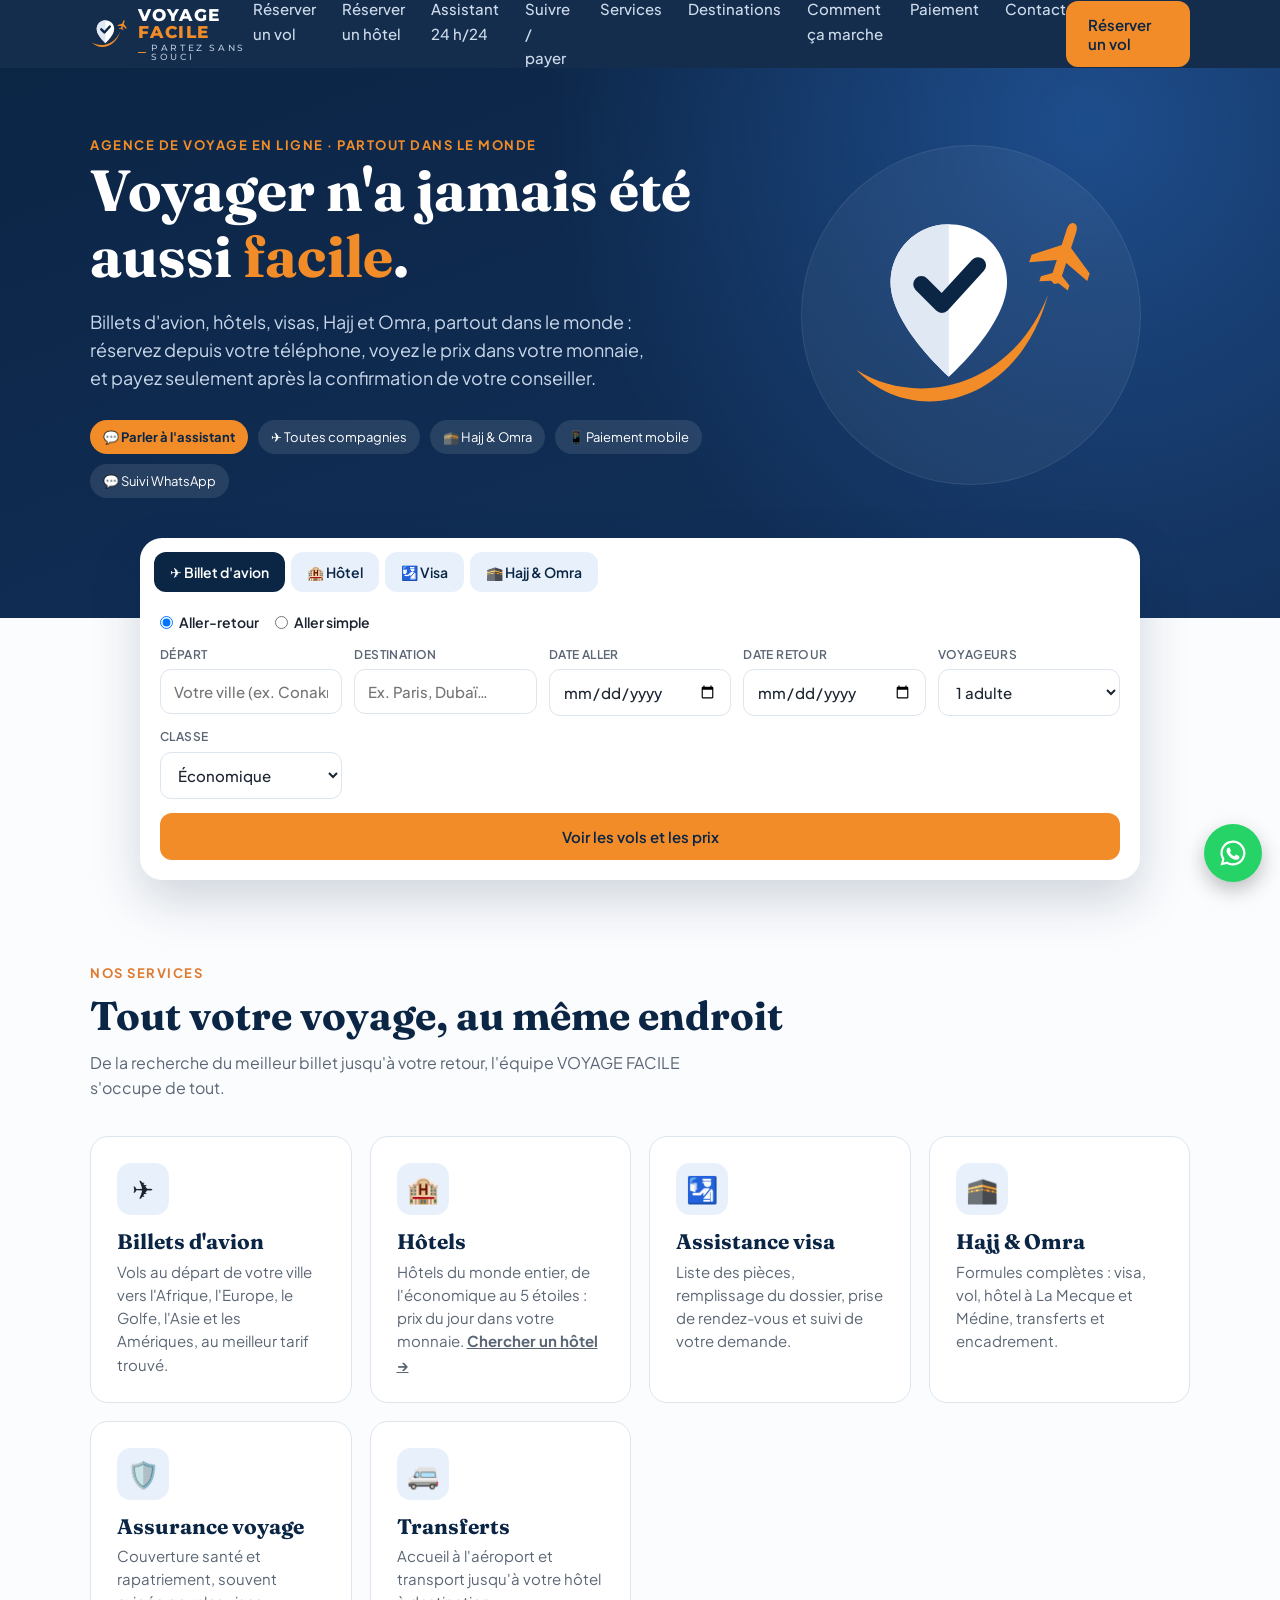
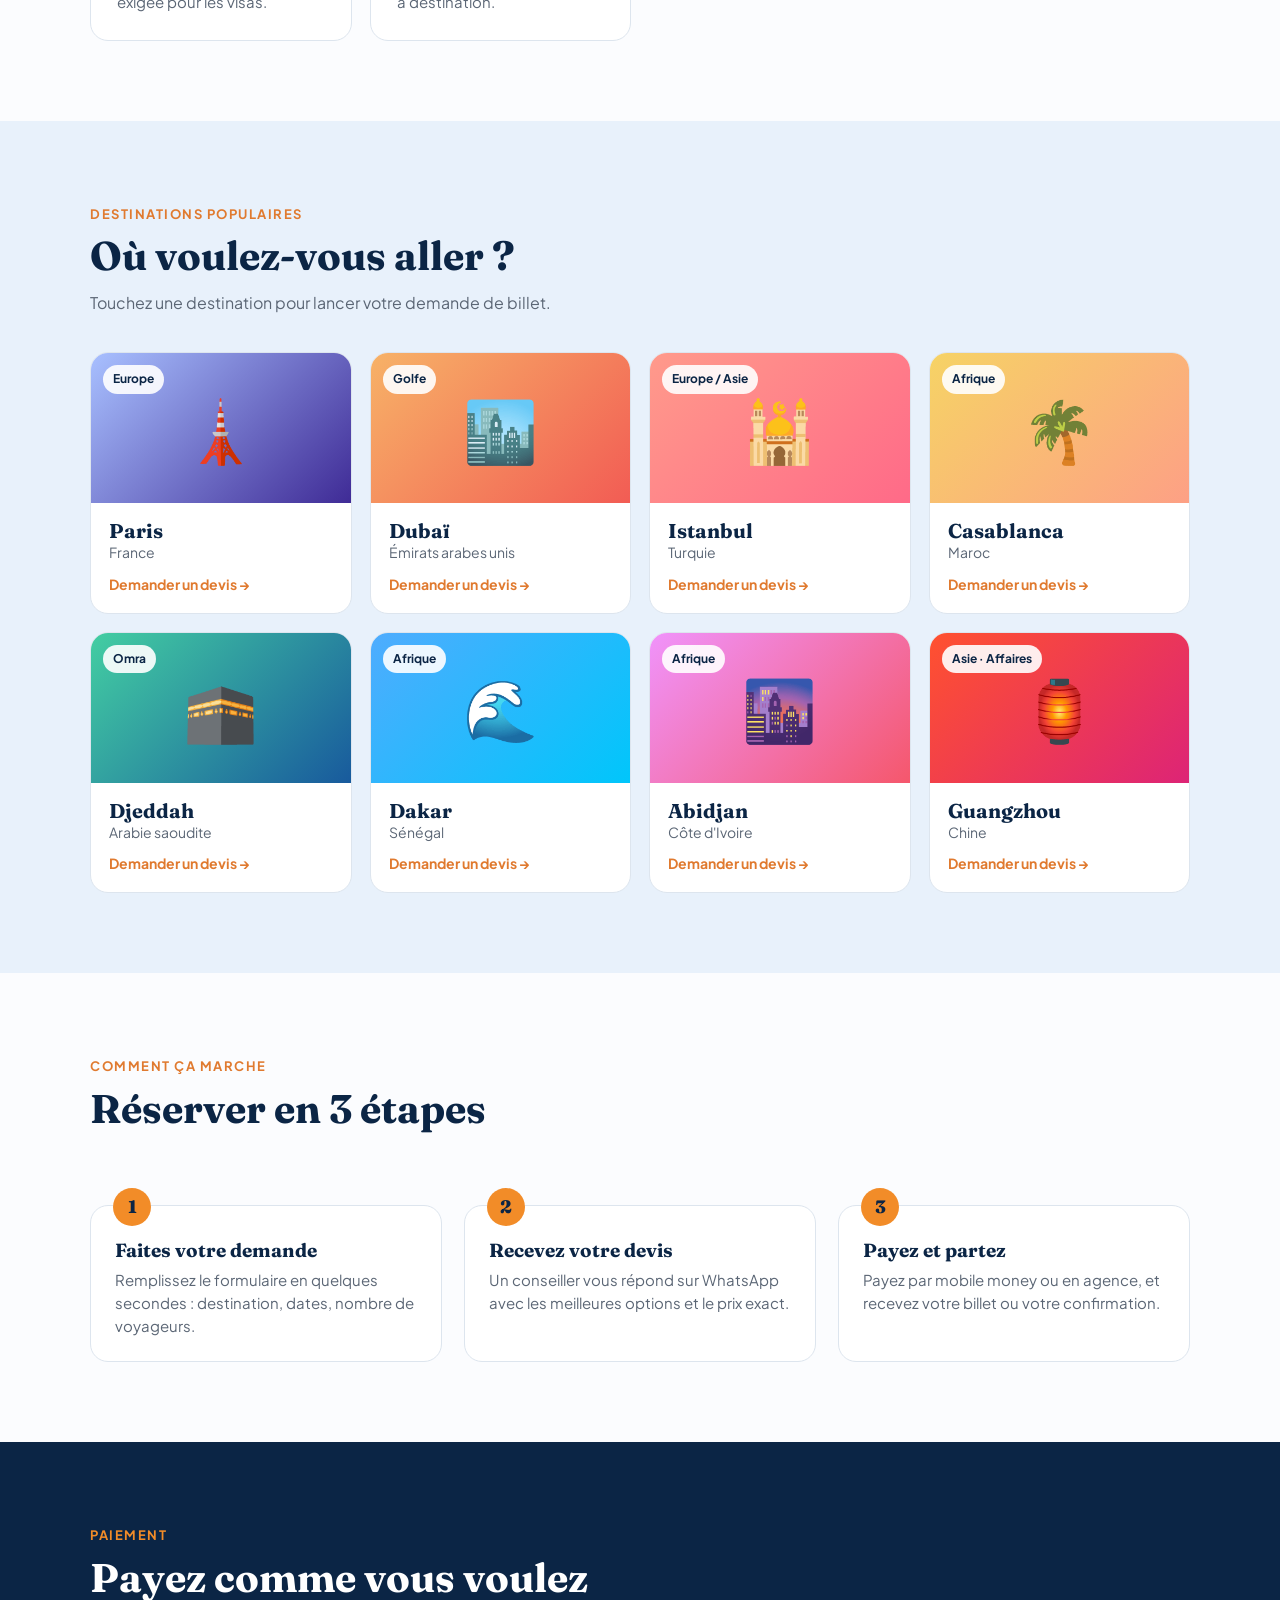
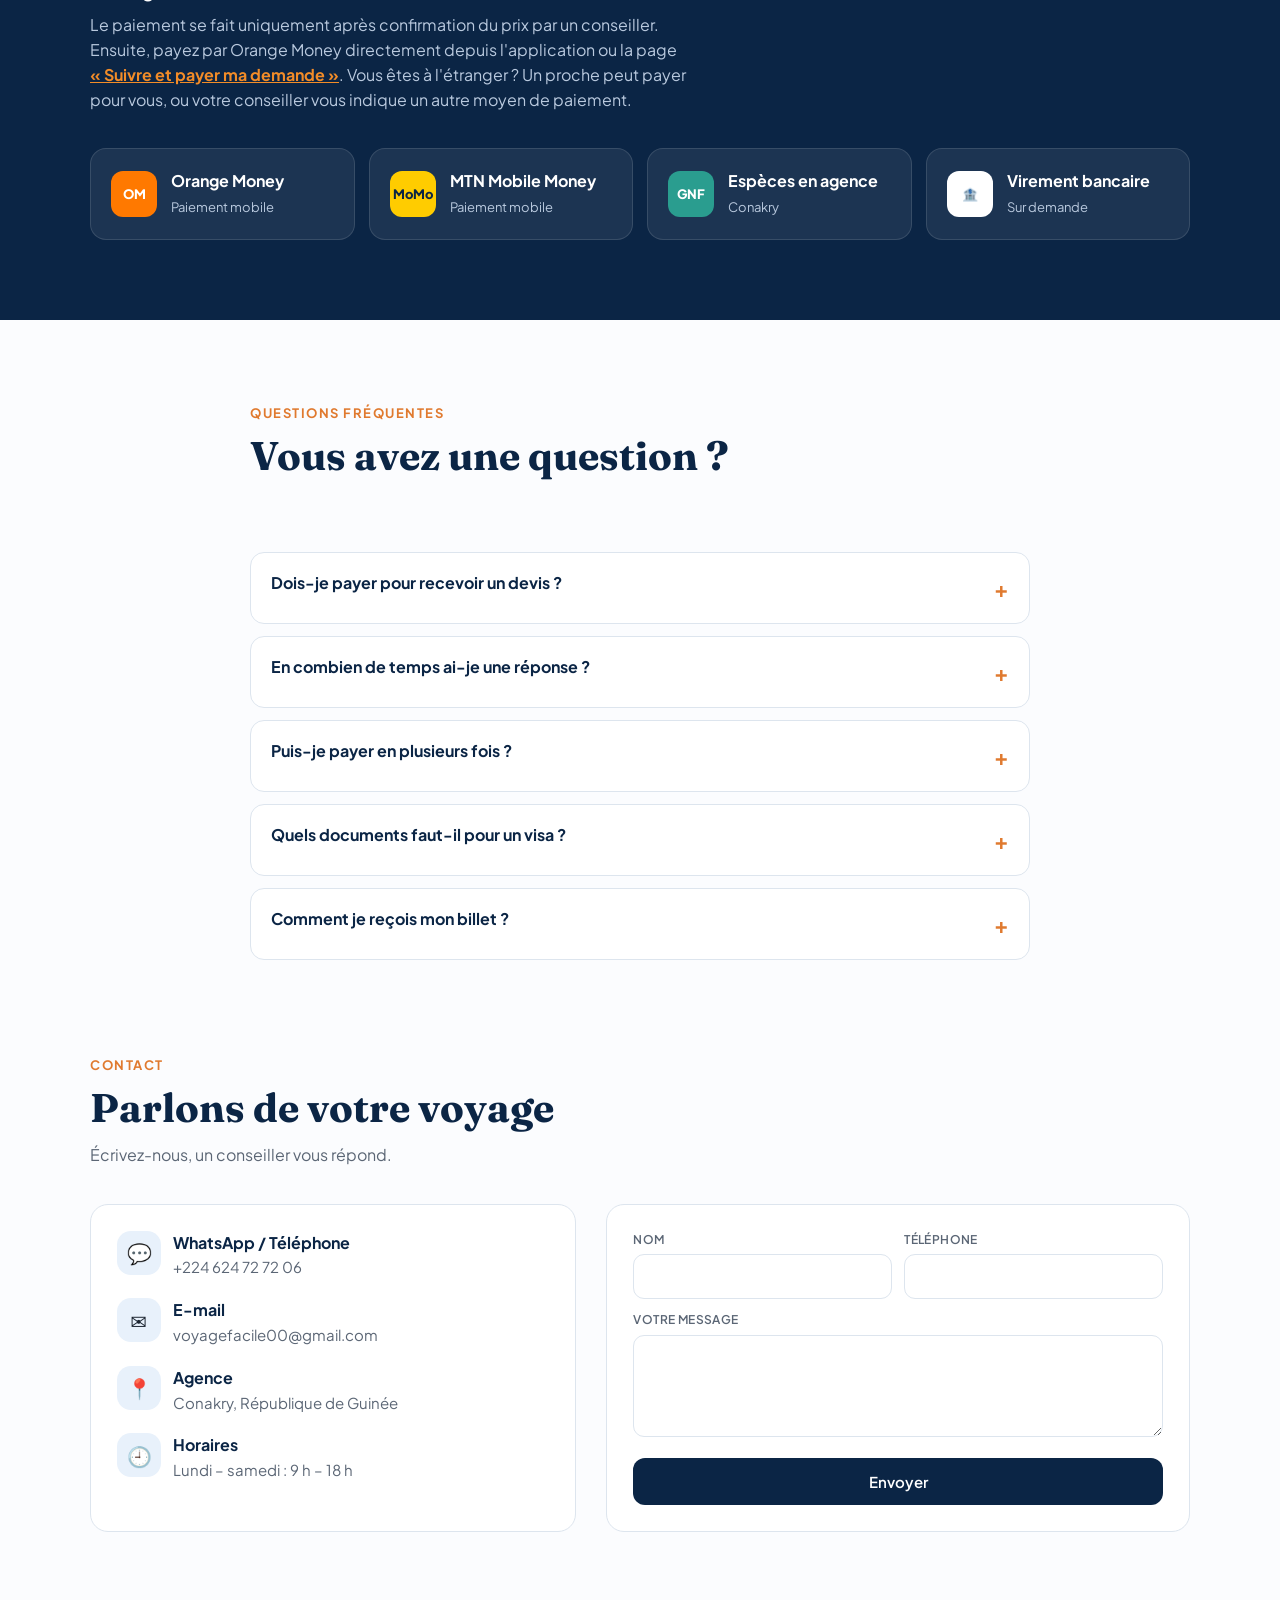
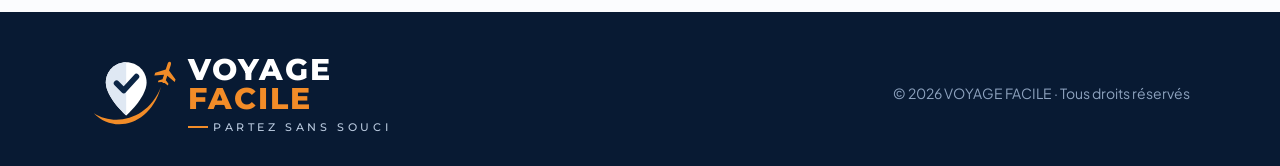
<file: index.html>
<!DOCTYPE html>
<html lang="fr">
<head>
<meta charset="UTF-8">
<meta name="viewport" content="width=device-width, initial-scale=1">
<title>VOYAGE FACILE – Agence de voyage en ligne</title>
<link rel="icon" href="data:image/svg+xml,%3Csvg%20xmlns%3D%22http%3A//www.w3.org/2000/svg%22%20viewBox%3D%2214%200%20112%20112%22%3E%3Cpath%20d%3D%22M56%20100%20C56%20100%2022%2070%2022%2045%20C22%2026%2037%2011%2056%2011%20C75%2011%2090%2026%2090%2045%20C90%2070%2056%20100%2056%20100%20Z%22%20fill%3D%22%230b2545%22/%3E%3Cpath%20d%3D%22M56%20100%20C56%20100%2022%2070%2022%2045%20C22%2026%2037%2011%2056%2011%20Z%22%20fill%3D%22%2316386a%22/%3E%3Cpath%20d%3D%22M40%2046%20L52%2058%20L73%2035%22%20fill%3D%22none%22%20stroke%3D%22%23ffffff%22%20stroke-width%3D%229.5%22%20stroke-linecap%3D%22round%22%20stroke-linejoin%3D%22round%22/%3E%3Cpath%20transform%3D%22translate%2896%2018%29%20rotate%28-40%29%20scale%281.25%29%22%20d%3D%22M17%200%20C17%20-1.5%2015.6%20-2.5%2013%20-2.5%20L4.6%20-2.5%20L-4.8%20-15.5%20L-8.8%20-15.5%20L-3.4%20-2.5%20L-10.4%20-2.5%20L-13.8%20-7.6%20L-16.4%20-7.6%20L-14.4%20-2%20L-15.4%200%20L-14.4%202%20L-16.4%207.6%20L-13.8%207.6%20L-10.4%202.5%20L-3.4%202.5%20L-8.8%2015.5%20L-4.8%2015.5%20L4.6%202.5%20L13%202.5%20C15.6%202.5%2017%201.5%2017%200%20Z%22%20fill%3D%22%23f28c28%22/%3E%3C/svg%3E">
<link rel="preconnect" href="https://fonts.googleapis.com">
<link href="https://fonts.googleapis.com/css2?family=Montserrat:wght@800&family=Fraunces:opsz,wght@9..144,600;9..144,800&family=Plus+Jakarta+Sans:wght@400;500;600;700&display=swap" rel="stylesheet">
<style>
:root{
  --navy:#0b2545; --navy2:#13315c; --sky:#e8f1fb; --sun:#f28c28; --sun2:#e07a2f;
  --ink:#1b2430; --muted:#5b6675; --line:#dde5ee; --white:#fff; --green:#2a9d8f;
  --r:18px;
}
*{box-sizing:border-box;margin:0;padding:0}
html{scroll-behavior:smooth}
body{font-family:'Plus Jakarta Sans',system-ui,sans-serif;color:var(--ink);background:#fbfcfe;line-height:1.55}
h1,h2,h3{font-family:'Fraunces',Georgia,serif;line-height:1.15;color:var(--navy)}
a{color:inherit}
.wrap{max-width:1140px;margin:0 auto;padding:0 20px}
.btn{display:inline-flex;align-items:center;justify-content:center;gap:8px;border:0;cursor:pointer;font:600 15px 'Plus Jakarta Sans',system-ui,sans-serif;padding:14px 22px;border-radius:12px;text-decoration:none;transition:.2s}
.btn-sun{background:var(--sun);color:var(--navy)}
.btn-sun:hover{background:var(--sun2);color:#fff}
.btn-ghost{background:transparent;border:1.5px solid rgba(255,255,255,.5);color:#fff}
.btn-navy{background:var(--navy);color:#fff}
.btn-navy:hover{background:var(--navy2)}

/* header */
header{position:sticky;top:0;z-index:50;background:rgba(11,37,69,.96);backdrop-filter:blur(8px)}
.nav{display:flex;align-items:center;justify-content:space-between;height:68px}
.logo{display:flex;align-items:center;gap:10px;text-decoration:none;color:#fff}
.logo .wm{display:flex;flex-direction:column;font-family:'Montserrat',system-ui,sans-serif;font-weight:800;letter-spacing:1.5px;line-height:.98}
.logo .wm b{font-size:17px;font-weight:800}
.logo .wm b+b{color:var(--sun)}
.logo .wm small{font-weight:500;font-size:8.5px;letter-spacing:2.6px;color:#b9c9de;margin-top:4px;display:flex;align-items:center;gap:5px}
.logo .wm small::before{content:'';width:12px;height:1.5px;background:var(--sun)}
.logo.big .wm b{font-size:30px;letter-spacing:2px}
.logo.big .wm small{font-size:11px;letter-spacing:3.6px;margin-top:8px}
.logo.big .wm small::before{width:20px;height:2px}
.logo.light{color:var(--navy)}
.logo.light .wm small{color:var(--muted)}
.hero .wrap.hero-grid{display:grid;grid-template-columns:1.3fr .9fr;gap:30px;align-items:center}
.hero-emblem{justify-self:center;width:100%;max-width:340px;aspect-ratio:1;border-radius:50%;background:rgba(255,255,255,.05);border:1px solid rgba(255,255,255,.08);display:grid;place-items:center}
.hero-emblem svg{width:74%;height:auto}
@media(max-width:860px){
  .hero .wrap.hero-grid{grid-template-columns:1fr}
  .hero-emblem{order:-1;justify-self:start;max-width:150px}
}
.menu{display:flex;gap:26px;list-style:none}
.menu a{color:#cfdcec;text-decoration:none;font-weight:500;font-size:15px}
.menu a:hover{color:#fff}
.burger{display:none;background:none;border:0;color:#fff;font-size:26px;cursor:pointer}
@media(max-width:860px){
  .menu{display:none;position:absolute;top:68px;left:0;right:0;flex-direction:column;gap:0;background:var(--navy)}
  .menu.open{display:flex}
  .menu a{display:block;padding:14px 20px;border-top:1px solid rgba(255,255,255,.08)}
  .burger{display:block}
  .nav .btn{display:none}
}

/* hero */
.hero{background:radial-gradient(circle at 85% 10%,#1e4d8c 0,transparent 45%),linear-gradient(160deg,var(--navy) 0%,var(--navy2) 100%);color:#fff;padding:64px 0 120px;position:relative;overflow:hidden}
.hero h1{color:#fff;font-size:clamp(34px,6vw,58px);max-width:720px}
.hero h1 em{font-style:normal;color:var(--sun)}
.hero p.lead{color:#c9d7ea;font-size:18px;max-width:560px;margin:18px 0 28px}
.badges{display:flex;flex-wrap:wrap;gap:10px;margin-top:6px}
.badges span{background:rgba(255,255,255,.1);padding:7px 13px;border-radius:30px;font-size:13px}

/* search box */
.search{max-width:1000px;margin:-80px auto 0;position:relative;z-index:5;background:#fff;border-radius:22px;box-shadow:0 20px 50px rgba(11,37,69,.18);padding:10px}
.tabs{display:flex;gap:6px;overflow-x:auto;padding:4px}
.tab{flex:0 0 auto;border:0;background:var(--sky);color:var(--navy);font:600 14px 'Plus Jakarta Sans',system-ui,sans-serif;padding:11px 16px;border-radius:12px;cursor:pointer}
.tab.on{background:var(--navy);color:#fff}
.panel{display:none;padding:16px 10px 10px}
.panel.on{display:block}
.grid{display:grid;grid-template-columns:repeat(auto-fit,minmax(170px,1fr));gap:12px}
label{display:block;font-size:12px;font-weight:600;color:var(--muted);margin-bottom:5px;text-transform:uppercase;letter-spacing:.4px}
input,select,textarea{width:100%;padding:12px 13px;border:1.5px solid var(--line);border-radius:11px;font:500 15px 'Plus Jakarta Sans',system-ui,sans-serif;color:var(--ink);background:#fff}
input:focus,select:focus,textarea:focus{outline:none;border-color:var(--sun)}
.trip{display:flex;gap:16px;margin-bottom:12px;font-size:14px}
.trip label{display:flex;align-items:center;gap:6px;text-transform:none;font-size:14px;color:var(--ink);letter-spacing:0;margin:0;cursor:pointer}
.trip input{width:auto}
.go{margin-top:14px;width:100%}

section{padding:80px 0}
.eyebrow{color:var(--sun2);font-weight:700;font-size:13px;text-transform:uppercase;letter-spacing:1.5px}
.sec-title{font-size:clamp(28px,4vw,40px);margin:8px 0 12px}
.sec-sub{color:var(--muted);max-width:600px;margin-bottom:36px}

/* services */
.cards{display:grid;grid-template-columns:repeat(auto-fit,minmax(240px,1fr));gap:18px}
.card{background:#fff;border:1px solid var(--line);border-radius:var(--r);padding:26px;transition:.2s}
.card:hover{transform:translateY(-4px);box-shadow:0 14px 30px rgba(11,37,69,.08)}
.ico{width:52px;height:52px;border-radius:14px;background:var(--sky);display:grid;place-items:center;font-size:26px;margin-bottom:14px}
.card h3{font-size:21px;margin-bottom:6px}
.card p{color:var(--muted);font-size:15px}

/* destinations */
.dest-bg{background:var(--sky)}
.dests{display:grid;grid-template-columns:repeat(auto-fill,minmax(250px,1fr));gap:18px}
.dest{border-radius:var(--r);overflow:hidden;background:#fff;cursor:pointer;transition:.2s;border:1px solid var(--line)}
.dest:hover{transform:translateY(-4px);box-shadow:0 14px 30px rgba(11,37,69,.12)}
.dest .pic{height:150px;display:grid;place-items:center;font-size:60px;position:relative}
.dest .pic small{position:absolute;top:12px;left:12px;background:rgba(255,255,255,.9);color:var(--navy);font-weight:700;font-size:12px;padding:5px 10px;border-radius:20px}
.dest .info{padding:16px 18px}
.dest h3{font-size:20px}
.dest p{color:var(--muted);font-size:14px}
.dest .more{display:inline-block;margin-top:10px;color:var(--sun2);font-weight:700;font-size:14px}

/* steps */
.steps{display:grid;grid-template-columns:repeat(auto-fit,minmax(230px,1fr));gap:22px;counter-reset:s}
.step{position:relative;padding:26px 24px 24px;border-radius:var(--r);background:#fff;border:1px solid var(--line)}
.step::before{counter-increment:s;content:counter(s);position:absolute;top:-18px;left:22px;width:38px;height:38px;border-radius:50%;background:var(--sun);color:var(--navy);font:800 18px 'Fraunces';display:grid;place-items:center}
.step h3{font-size:19px;margin:8px 0 6px}
.step p{color:var(--muted);font-size:15px}

/* payment */
.pay{background:var(--navy);color:#fff}
.pay h2{color:#fff}
.pay .sec-sub{color:#b9c9de}
.paylist{display:grid;grid-template-columns:repeat(auto-fit,minmax(200px,1fr));gap:14px}
.payitem{background:rgba(255,255,255,.07);border:1px solid rgba(255,255,255,.12);border-radius:16px;padding:20px;display:flex;gap:14px;align-items:center}
.payitem .dot{width:46px;height:46px;border-radius:12px;display:grid;place-items:center;font-weight:800;font-size:13px;flex:0 0 auto}
.payitem b{display:block}
.payitem span{color:#b9c9de;font-size:13px}

/* faq */
details{background:#fff;border:1px solid var(--line);border-radius:14px;padding:18px 20px;margin-bottom:12px}
summary{font-weight:700;cursor:pointer;color:var(--navy);list-style:none;display:flex;justify-content:space-between}
summary::after{content:'+';font-size:22px;color:var(--sun2)}
details[open] summary::after{content:'–'}
details p{color:var(--muted);margin-top:10px}

/* contact */
.contact{display:grid;grid-template-columns:1fr 1.2fr;gap:30px}
@media(max-width:820px){.contact{grid-template-columns:1fr}}
.cbox{background:#fff;border:1px solid var(--line);border-radius:var(--r);padding:26px}
.cline{display:flex;gap:12px;align-items:flex-start;margin-bottom:18px}
.cline .ico{width:44px;height:44px;font-size:20px;margin:0}
.cline b{display:block;color:var(--navy)}
.cline span{color:var(--muted);font-size:15px}

footer{background:#081a33;color:#8ea3bf;padding:40px 0 30px;font-size:14px}
footer .row{display:flex;flex-wrap:wrap;justify-content:space-between;gap:20px;align-items:center}

/* modal */
.modal{position:fixed;inset:0;background:rgba(8,26,51,.6);display:none;align-items:center;justify-content:center;z-index:100;padding:16px}
.modal.on{display:flex}
.mbox{background:#fff;border-radius:22px;max-width:520px;width:100%;max-height:92vh;overflow:auto;padding:28px}
.mbox h3{font-size:26px;margin-bottom:6px}
.recap{background:var(--sky);border-radius:14px;padding:16px;margin:16px 0;font-size:14px;white-space:pre-line;color:var(--navy)}
.mrow{display:flex;gap:10px;flex-wrap:wrap;margin-top:16px}
.mrow .btn{flex:1}
.wa{background:#25d366;color:#fff}
.wa:hover{background:#1da851}
.close{float:right;background:none;border:0;font-size:28px;cursor:pointer;color:var(--muted)}
.note{font-size:13px;color:var(--muted);margin-top:12px}
.toast{position:fixed;bottom:20px;left:50%;transform:translateX(-50%);background:var(--navy);color:#fff;padding:12px 20px;border-radius:12px;font-size:14px;display:none;z-index:200}
.err{color:#c0392b;font-size:14px;margin-top:10px;display:none}
.wa-float{position:fixed;right:18px;bottom:18px;width:58px;height:58px;border-radius:50%;background:#25d366;display:grid;place-items:center;box-shadow:0 8px 20px rgba(0,0,0,.25);z-index:60;text-decoration:none}
</style>
</head>
<body>

<header>
  <div class="wrap nav">
    <a href="#accueil" class="logo" aria-label="VOYAGE FACILE – accueil">
      <svg width="52" height="50" viewBox="-4 -6 146 140" aria-hidden="true"><path d="M2 96 C 34 130 96 118 114 52 C 92 108 36 118 2 96 Z" fill="#f28c28"/><path d="M56 100 C56 100 22 70 22 45 C22 26 37 11 56 11 C75 11 90 26 90 45 C90 70 56 100 56 100 Z" fill="#ffffff"/><path d="M56 100 C56 100 22 70 22 45 C22 26 37 11 56 11 Z" fill="#dfe8f3"/><path d="M40 46 L52 58 L73 35" fill="none" stroke="#0b2545" stroke-width="9.5" stroke-linecap="round" stroke-linejoin="round"/><path transform="translate(123 29) rotate(-72) scale(1.15)" d="M17 0 C17 -1.5 15.6 -2.5 13 -2.5 L4.6 -2.5 L-4.8 -15.5 L-8.8 -15.5 L-3.4 -2.5 L-10.4 -2.5 L-13.8 -7.6 L-16.4 -7.6 L-14.4 -2 L-15.4 0 L-14.4 2 L-16.4 7.6 L-13.8 7.6 L-10.4 2.5 L-3.4 2.5 L-8.8 15.5 L-4.8 15.5 L4.6 2.5 L13 2.5 C15.6 2.5 17 1.5 17 0 Z" fill="#f28c28"/></svg>
      <span class="wm"><b>VOYAGE</b><b>FACILE</b><small>PARTEZ SANS SOUCI</small></span>
    </a>
    <ul class="menu" id="menu">
      <li><a href="reserver.html">Réserver un vol</a></li>
      <li><a href="hotels.html">Réserver un hôtel</a></li>
      <li><a href="assistant.html">Assistant 24 h/24</a></li>
      <li><a href="suivi.html">Suivre / payer</a></li>
      <li><a href="#services">Services</a></li>
      <li><a href="#destinations">Destinations</a></li>
      <li><a href="#comment">Comment ça marche</a></li>
      <li><a href="#paiement">Paiement</a></li>
      <li><a href="#contact">Contact</a></li>
    </ul>
    <a href="reserver.html" class="btn btn-sun">Réserver un vol</a>
    <button class="burger" id="burger" aria-label="Menu">☰</button>
  </div>
</header>

<div class="hero" id="accueil">
  <div class="wrap hero-grid">
    <div>
    <span class="eyebrow" style="color:var(--sun)">Agence de voyage en ligne · partout dans le monde</span>
    <h1>Voyager n'a jamais été aussi <em>facile</em>.</h1>
    <p class="lead">Billets d'avion, hôtels, visas, Hajj et Omra, partout dans le monde : réservez depuis votre téléphone, voyez le prix dans votre monnaie, et payez seulement après la confirmation de votre conseiller.</p>
    <div class="badges"><a href="assistant.html" style="background:#f28c28;color:#0b2545;padding:7px 13px;border-radius:30px;font-size:13px;font-weight:700;text-decoration:none">💬 Parler à l'assistant</a><span>✈️ Toutes compagnies</span><span>🕋 Hajj & Omra</span><span>📱 Paiement mobile</span><span>💬 Suivi WhatsApp</span></div>
    </div>
    <div class="hero-emblem"><svg width="250" height="240" viewBox="-4 -6 146 140" aria-hidden="true"><path d="M2 96 C 34 130 96 118 114 52 C 92 108 36 118 2 96 Z" fill="#f28c28"/><path d="M56 100 C56 100 22 70 22 45 C22 26 37 11 56 11 C75 11 90 26 90 45 C90 70 56 100 56 100 Z" fill="#ffffff"/><path d="M56 100 C56 100 22 70 22 45 C22 26 37 11 56 11 Z" fill="#dfe8f3"/><path d="M40 46 L52 58 L73 35" fill="none" stroke="#0b2545" stroke-width="9.5" stroke-linecap="round" stroke-linejoin="round"/><path transform="translate(123 29) rotate(-72) scale(1.15)" d="M17 0 C17 -1.5 15.6 -2.5 13 -2.5 L4.6 -2.5 L-4.8 -15.5 L-8.8 -15.5 L-3.4 -2.5 L-10.4 -2.5 L-13.8 -7.6 L-16.4 -7.6 L-14.4 -2 L-15.4 0 L-14.4 2 L-16.4 7.6 L-13.8 7.6 L-10.4 2.5 L-3.4 2.5 L-8.8 15.5 L-4.8 15.5 L4.6 2.5 L13 2.5 C15.6 2.5 17 1.5 17 0 Z" fill="#f28c28"/></svg></div>
  </div>
</div>

<div class="wrap" id="reserver">
  <div class="search">
    <div class="tabs" role="tablist">
      <button class="tab on" data-p="vol">✈️ Billet d'avion</button>
      <button class="tab" data-p="hotel">🏨 Hôtel</button>
      <button class="tab" data-p="visa">🛂 Visa</button>
      <button class="tab" data-p="hajj">🕋 Hajj & Omra</button>
    </div>

    <form class="panel on" id="p-vol" data-type="Billet d'avion">
      <div class="trip">
        <label><input type="radio" name="trajet" value="Aller-retour" checked> Aller-retour</label>
        <label><input type="radio" name="trajet" value="Aller simple"> Aller simple</label>
      </div>
      <div class="grid">
        <div><label>Départ</label><input name="Départ" placeholder="Votre ville (ex. Conakry, Paris)"></div>
        <div><label>Destination</label><input name="Destination" placeholder="Ex. Paris, Dubaï…" required></div>
        <div><label>Date aller</label><input type="date" name="Date aller" required></div>
        <div class="retour"><label>Date retour</label><input type="date" name="Date retour"></div>
        <div><label>Voyageurs</label><select name="Voyageurs"><option>1 adulte</option><option>2 adultes</option><option>3 adultes</option><option>4 adultes</option><option>Famille (5+)</option></select></div>
        <div><label>Classe</label><select name="Classe"><option>Économique</option><option>Affaires</option><option>Première</option></select></div>
      </div>
      <button class="btn btn-sun go" type="submit">Voir les vols et les prix</button>
    </form>

    <form class="panel" id="p-hotel" data-type="Hôtel">
      <div class="grid">
        <div><label>Ville</label><input name="Ville" placeholder="Ex. Istanbul, Dakar, Paris…" required></div>
        <div><label>Arrivée</label><input type="date" name="Arrivée" required></div>
        <div><label>Départ</label><input type="date" name="Départ" required></div>
        <div><label>Chambres</label><select name="Chambres"><option value="1">1 chambre</option><option value="2">2 chambres</option><option value="3">3 chambres</option><option value="4">4 chambres</option><option value="5">5 chambres</option></select></div>
        <div><label>Adultes</label><select name="Adultes"><option>1</option><option selected>2</option><option>3</option><option>4</option><option>5</option><option>6</option></select></div>
      </div>
      <button class="btn btn-sun go" type="submit">Voir les hôtels et les prix</button>
    </form>

    <form class="panel" id="p-visa" data-type="Visa">
      <div class="grid">
        <div><label>Pays du visa</label><select name="Pays"><option>France / Schengen</option><option>Émirats (Dubaï)</option><option>Turquie</option><option>Maroc</option><option>Arabie saoudite</option><option>Canada</option><option>États-Unis</option><option>Chine</option><option>Autre</option></select></div>
        <div><label>Type</label><select name="Type de visa"><option>Tourisme</option><option>Affaires</option><option>Études</option><option>Visite familiale</option><option>Transit</option></select></div>
        <div><label>Date de voyage prévue</label><input type="date" name="Date prévue" required></div>
        <div><label>Nombre de demandeurs</label><select name="Demandeurs"><option>1</option><option>2</option><option>3</option><option>4 et +</option></select></div>
      </div>
      <button class="btn btn-sun go" type="submit">Être accompagné</button>
    </form>

    <form class="panel" id="p-hajj" data-type="Hajj & Omra">
      <div class="grid">
        <div><label>Formule</label><select name="Formule"><option>Omra</option><option>Omra Ramadan</option><option>Hajj</option></select></div>
        <div><label>Confort</label><select name="Confort"><option>Standard</option><option>Confort</option><option>VIP (près du Haram)</option></select></div>
        <div><label>Période souhaitée</label><input type="month" name="Période" required></div>
        <div><label>Pèlerins</label><select name="Pèlerins"><option>1</option><option>2</option><option>3</option><option>4</option><option>Groupe (5+)</option></select></div>
      </div>
      <button class="btn btn-sun go" type="submit">Demander le programme</button>
    </form>
  </div>
</div>

<section id="services">
  <div class="wrap">
    <span class="eyebrow">Nos services</span>
    <h2 class="sec-title">Tout votre voyage, au même endroit</h2>
    <p class="sec-sub">De la recherche du meilleur billet jusqu'à votre retour, l'équipe VOYAGE FACILE s'occupe de tout.</p>
    <div class="cards">
      <div class="card"><div class="ico">✈️</div><h3>Billets d'avion</h3><p>Vols au départ de votre ville vers l'Afrique, l'Europe, le Golfe, l'Asie et les Amériques, au meilleur tarif trouvé.</p></div>
      <div class="card"><div class="ico">🏨</div><h3>Hôtels</h3><p>Hôtels du monde entier, de l'économique au 5 étoiles : prix du jour dans votre monnaie. <a href="hotels.html" style="font-weight:700">Chercher un hôtel →</a></p></div>
      <div class="card"><div class="ico">🛂</div><h3>Assistance visa</h3><p>Liste des pièces, remplissage du dossier, prise de rendez-vous et suivi de votre demande.</p></div>
      <div class="card"><div class="ico">🕋</div><h3>Hajj & Omra</h3><p>Formules complètes : visa, vol, hôtel à La Mecque et Médine, transferts et encadrement.</p></div>
      <div class="card"><div class="ico">🛡️</div><h3>Assurance voyage</h3><p>Couverture santé et rapatriement, souvent exigée pour les visas.</p></div>
      <div class="card"><div class="ico">🚐</div><h3>Transferts</h3><p>Accueil à l'aéroport et transport jusqu'à votre hôtel à destination.</p></div>
    </div>
  </div>
</section>

<section class="dest-bg" id="destinations">
  <div class="wrap">
    <span class="eyebrow">Destinations populaires</span>
    <h2 class="sec-title">Où voulez-vous aller ?</h2>
    <p class="sec-sub">Touchez une destination pour lancer votre demande de billet.</p>
    <div class="dests" id="dests"></div>
  </div>
</section>

<section id="comment">
  <div class="wrap">
    <span class="eyebrow">Comment ça marche</span>
    <h2 class="sec-title">Réserver en 3 étapes</h2>
    <p class="sec-sub">&nbsp;</p>
    <div class="steps">
      <div class="step"><h3>Faites votre demande</h3><p>Remplissez le formulaire en quelques secondes : destination, dates, nombre de voyageurs.</p></div>
      <div class="step"><h3>Recevez votre devis</h3><p>Un conseiller vous répond sur WhatsApp avec les meilleures options et le prix exact.</p></div>
      <div class="step"><h3>Payez et partez</h3><p>Payez par mobile money ou en agence, et recevez votre billet ou votre confirmation.</p></div>
    </div>
  </div>
</section>

<section class="pay" id="paiement">
  <div class="wrap">
    <span class="eyebrow" style="color:var(--sun)">Paiement</span>
    <h2 class="sec-title">Payez comme vous voulez</h2>
    <p class="sec-sub">Le paiement se fait uniquement après confirmation du prix par un conseiller. Ensuite, payez par Orange Money directement depuis l'application ou la page <a href="suivi.html" style="color:var(--sun);font-weight:700">« Suivre et payer ma demande »</a>. Vous êtes à l'étranger ? Un proche peut payer pour vous, ou votre conseiller vous indique un autre moyen de paiement.</p>
    <div class="paylist">
      <div class="payitem"><div class="dot" style="background:#ff7900;color:#fff">OM</div><div><b>Orange Money</b><span>Paiement mobile</span></div></div>
      <div class="payitem"><div class="dot" style="background:#ffcc00;color:#0b2545">MoMo</div><div><b>MTN Mobile Money</b><span>Paiement mobile</span></div></div>
      <div class="payitem"><div class="dot" style="background:#2a9d8f;color:#fff">GNF</div><div><b>Espèces en agence</b><span>Conakry</span></div></div>
      <div class="payitem"><div class="dot" style="background:#fff;color:#0b2545">🏦</div><div><b>Virement bancaire</b><span>Sur demande</span></div></div>
    </div>
  </div>
</section>

<section id="faq">
  <div class="wrap" style="max-width:820px">
    <span class="eyebrow">Questions fréquentes</span>
    <h2 class="sec-title">Vous avez une question ?</h2>
    <p class="sec-sub">&nbsp;</p>
    <details><summary>Dois-je payer pour recevoir un devis ?</summary><p>Non. Le devis est gratuit et sans engagement. Vous payez seulement si vous acceptez l'offre.</p></details>
    <details><summary>En combien de temps ai-je une réponse ?</summary><p>Un conseiller vous répond sur WhatsApp le plus vite possible pendant les heures d'ouverture.</p></details>
    <details><summary>Puis-je payer en plusieurs fois ?</summary><p>Pour le Hajj, l'Omra et certains voyages en famille, un paiement échelonné peut être proposé. Demandez à votre conseiller.</p></details>
    <details><summary>Quels documents faut-il pour un visa ?</summary><p>Cela dépend du pays. Après votre demande, nous vous envoyons la liste exacte des pièces à fournir.</p></details>
    <details><summary>Comment je reçois mon billet ?</summary><p>Votre billet électronique est envoyé par WhatsApp et par e-mail. Vous pouvez aussi le retirer imprimé en agence.</p></details>
  </div>
</section>

<section id="contact" style="padding-top:0">
  <div class="wrap">
    <span class="eyebrow">Contact</span>
    <h2 class="sec-title">Parlons de votre voyage</h2>
    <p class="sec-sub">Écrivez-nous, un conseiller vous répond.</p>
    <div class="contact">
      <div class="cbox">
        <div class="cline"><div class="ico">💬</div><div><b>WhatsApp / Téléphone</b><span id="phoneTxt"></span></div></div>
        <div class="cline"><div class="ico">✉️</div><div><b>E-mail</b><span id="mailTxt"></span></div></div>
        <div class="cline"><div class="ico">📍</div><div><b>Agence</b><span>Conakry, République de Guinée</span></div></div>
        <div class="cline"><div class="ico">🕘</div><div><b>Horaires</b><span>Lundi – samedi : 9 h – 18 h</span></div></div>
      </div>
      <form class="cbox" id="contactForm" data-type="Message">
        <div class="grid">
          <div><label>Nom</label><input name="Nom" required></div>
          <div><label>Téléphone</label><input name="Téléphone" type="tel" required></div>
        </div>
        <div style="margin-top:12px"><label>Votre message</label><textarea name="Message" rows="4" required></textarea></div>
        <button class="btn btn-navy go" type="submit">Envoyer</button>
      </form>
    </div>
  </div>
</section>

<footer>
  <div class="wrap row">
    <a href="#accueil" class="logo big" aria-label="VOYAGE FACILE"><svg width="88" height="84" viewBox="-4 -6 146 140" aria-hidden="true"><path d="M2 96 C 34 130 96 118 114 52 C 92 108 36 118 2 96 Z" fill="#f28c28"/><path d="M56 100 C56 100 22 70 22 45 C22 26 37 11 56 11 C75 11 90 26 90 45 C90 70 56 100 56 100 Z" fill="#ffffff"/><path d="M56 100 C56 100 22 70 22 45 C22 26 37 11 56 11 Z" fill="#dfe8f3"/><path d="M40 46 L52 58 L73 35" fill="none" stroke="#0b2545" stroke-width="9.5" stroke-linecap="round" stroke-linejoin="round"/><path transform="translate(123 29) rotate(-72) scale(1.15)" d="M17 0 C17 -1.5 15.6 -2.5 13 -2.5 L4.6 -2.5 L-4.8 -15.5 L-8.8 -15.5 L-3.4 -2.5 L-10.4 -2.5 L-13.8 -7.6 L-16.4 -7.6 L-14.4 -2 L-15.4 0 L-14.4 2 L-16.4 7.6 L-13.8 7.6 L-10.4 2.5 L-3.4 2.5 L-8.8 15.5 L-4.8 15.5 L4.6 2.5 L13 2.5 C15.6 2.5 17 1.5 17 0 Z" fill="#f28c28"/></svg><span class="wm"><b>VOYAGE</b><b>FACILE</b><small>PARTEZ SANS SOUCI</small></span></a>
    <div>© <span id="yr"></span> VOYAGE FACILE · Tous droits réservés</div>
  </div>
</footer>

<a class="wa-float" id="waFloat" href="#" aria-label="WhatsApp">
  <svg width="30" height="30" viewBox="0 0 24 24" fill="#fff"><path d="M12 2a10 10 0 00-8.6 15.1L2 22l5-1.3A10 10 0 1012 2zm0 18.2c-1.5 0-3-.4-4.3-1.2l-.3-.2-3 .8.8-2.9-.2-.3A8.2 8.2 0 1112 20.2zm4.5-6.1c-.2-.1-1.5-.7-1.7-.8-.2-.1-.4-.1-.6.1l-.8 1c-.1.2-.3.2-.5.1a6.7 6.7 0 01-3.3-2.9c-.2-.4.2-.4.7-1.3.1-.2 0-.3 0-.4l-.8-1.8c-.2-.5-.4-.4-.6-.4h-.5c-.2 0-.4.1-.7.3-.2.3-.9.9-.9 2.2s.9 2.5 1 2.7c.1.2 1.8 2.8 4.4 3.9 1.6.7 2.3.8 3.1.6.5-.1 1.5-.6 1.7-1.2.2-.6.2-1.1.2-1.2-.1-.1-.3-.2-.5-.3z"/></svg>
</a>

<!-- Fenêtre récapitulatif -->
<div class="modal" id="modal" role="dialog" aria-modal="true">
  <div class="mbox">
    <button class="close" id="mClose" aria-label="Fermer">×</button>
    <div class="logo light" style="margin-bottom:14px"><svg width="46" height="44" viewBox="-4 -6 146 140" aria-hidden="true"><path d="M2 96 C 34 130 96 118 114 52 C 92 108 36 118 2 96 Z" fill="#f28c28"/><path d="M56 100 C56 100 22 70 22 45 C22 26 37 11 56 11 C75 11 90 26 90 45 C90 70 56 100 56 100 Z" fill="#0b2545"/><path d="M56 100 C56 100 22 70 22 45 C22 26 37 11 56 11 Z" fill="#16386a"/><path d="M40 46 L52 58 L73 35" fill="none" stroke="#ffffff" stroke-width="9.5" stroke-linecap="round" stroke-linejoin="round"/><path transform="translate(123 29) rotate(-72) scale(1.15)" d="M17 0 C17 -1.5 15.6 -2.5 13 -2.5 L4.6 -2.5 L-4.8 -15.5 L-8.8 -15.5 L-3.4 -2.5 L-10.4 -2.5 L-13.8 -7.6 L-16.4 -7.6 L-14.4 -2 L-15.4 0 L-14.4 2 L-16.4 7.6 L-13.8 7.6 L-10.4 2.5 L-3.4 2.5 L-8.8 15.5 L-4.8 15.5 L4.6 2.5 L13 2.5 C15.6 2.5 17 1.5 17 0 Z" fill="#f28c28"/></svg><span class="wm"><b>VOYAGE</b><b style="color:#f28c28">FACILE</b></span></div>
    <h3>Votre demande</h3>
    <p style="color:var(--muted)">Indiquez votre nom et votre numéro, puis envoyez la demande à un conseiller sur WhatsApp.</p>
    <div class="grid" style="margin-top:14px">
      <div><label>Nom complet</label><input id="cName"></div>
      <div><label>Téléphone</label><input id="cPhone" type="tel" placeholder="+224 …"></div>
    </div>
    <div class="recap" id="recap"></div>
    <div class="err" id="err">Merci d'indiquer votre nom et votre téléphone.</div>
    <div class="mrow">
      <a class="btn wa" id="waBtn" href="#">💬 Envoyer sur WhatsApp</a>
      <button class="btn btn-navy" id="copyBtn" type="button">Copier</button>
    </div>
    <p class="note">Si WhatsApp ne s'ouvre pas, copiez le message et envoyez-le au <b id="phoneNote"></b>.</p>
  </div>
</div>
<div class="toast" id="toast"></div>

<script>
/* ===== Réglages de l'agence (à modifier) ===== */
const AGENCE = {
  whatsapp: "224624727206",            // numéro WhatsApp sans le +
  telAffiche: "+224 624 72 72 06",
  email: "voyagefacile00@gmail.com"
};

const DESTS = [
  {n:"Paris",p:"France",e:"🗼",c:"linear-gradient(135deg,#a8c0ff,#3f2b96)",t:"Europe"},
  {n:"Dubaï",p:"Émirats arabes unis",e:"🏙️",c:"linear-gradient(135deg,#f7b267,#f25c54)",t:"Golfe"},
  {n:"Istanbul",p:"Turquie",e:"🕌",c:"linear-gradient(135deg,#ff9a8b,#ff6a88)",t:"Europe / Asie"},
  {n:"Casablanca",p:"Maroc",e:"🌴",c:"linear-gradient(135deg,#f6d365,#fda085)",t:"Afrique"},
  {n:"Djeddah",p:"Arabie saoudite",e:"🕋",c:"linear-gradient(135deg,#43cea2,#185a9d)",t:"Omra"},
  {n:"Dakar",p:"Sénégal",e:"🌊",c:"linear-gradient(135deg,#4facfe,#00c6fb)",t:"Afrique"},
  {n:"Abidjan",p:"Côte d'Ivoire",e:"🌆",c:"linear-gradient(135deg,#f093fb,#f5576c)",t:"Afrique"},
  {n:"Guangzhou",p:"Chine",e:"🏮",c:"linear-gradient(135deg,#ff512f,#dd2476)",t:"Asie · Affaires"}
];

const $ = s => document.querySelector(s);
$("#yr").textContent = new Date().getFullYear();
$("#phoneTxt").textContent = AGENCE.telAffiche;
$("#phoneNote").textContent = AGENCE.telAffiche;
$("#mailTxt").textContent = AGENCE.email;
$("#waFloat").href = "https://wa.me/" + AGENCE.whatsapp + "?text=" + encodeURIComponent("Bonjour VOYAGE FACILE, j'aimerais des informations.");

$("#burger").onclick = () => $("#menu").classList.toggle("open");
document.querySelectorAll(".menu a").forEach(a => a.onclick = () => $("#menu").classList.remove("open"));

// onglets
function openTab(id){
  document.querySelectorAll(".tab").forEach(t => t.classList.toggle("on", t.dataset.p === id));
  document.querySelectorAll(".search .panel").forEach(p => p.classList.toggle("on", p.id === "p-" + id));
}
document.querySelectorAll(".tab").forEach(t => t.onclick = () => openTab(t.dataset.p));

// aller simple → masquer retour
document.querySelectorAll('input[name="trajet"]').forEach(r => r.onchange = () => {
  $(".retour").style.display = r.value === "Aller simple" && r.checked ? "none" : "";
});

// dates minimum = aujourd'hui
const today = new Date().toISOString().slice(0,10);
document.querySelectorAll('input[type="date"]').forEach(d => d.min = today);

// destinations
$("#dests").innerHTML = DESTS.map((d,i) => `
  <div class="dest" data-i="${i}" tabindex="0">
    <div class="pic" style="background:${d.c}"><small>${d.t}</small>${d.e}</div>
    <div class="info"><h3>${d.n}</h3><p>${d.p}</p><span class="more">Demander un devis →</span></div>
  </div>`).join("");
document.querySelectorAll(".dest").forEach(el => el.onclick = () => {
  const d = DESTS[el.dataset.i];
  openTab(d.t === "Omra" ? "hajj" : "vol");
  if (d.t !== "Omra") $('#p-vol [name="Destination"]').value = d.n + " (" + d.p + ")";
  $("#reserver").scrollIntoView({behavior:"smooth"});
});

// récapitulatif
let current = "";
function fmt(v){
  if (/^\d{4}-\d{2}-\d{2}$/.test(v)) { const [y,m,d] = v.split("-"); return d+"/"+m+"/"+y; }
  if (/^\d{4}-\d{2}$/.test(v)) { const [y,m] = v.split("-"); return m+"/"+y; }
  return v;
}
function buildMsg(){
  const n = $("#cName").value.trim(), p = $("#cPhone").value.trim();
  return current + (n ? "\nNom : " + n : "") + (p ? "\nTéléphone : " + p : "");
}
function refresh(){
  const msg = buildMsg();
  $("#recap").textContent = msg;
  $("#waBtn").href = "https://wa.me/" + AGENCE.whatsapp + "?text=" + encodeURIComponent("Bonjour VOYAGE FACILE,\n" + msg);
}
document.getElementById("p-vol").addEventListener("submit", e => {
  e.preventDefault();
  const f = e.target, q = new URLSearchParams();
  const dest = (f.querySelector('[name="Destination"]').value || "").replace(/\s*\(.*\)\s*$/, "").trim();
  if (dest) q.set("to", dest);
  const dep = (f.querySelector('[name="Départ"]').value || "").replace(/\s*\(.*\)\s*$/, "").trim();
  if (dep) q.set("from", dep);
  const d1 = f.querySelector('[name="Date aller"]').value, d2 = f.querySelector('[name="Date retour"]').value;
  if (d1) q.set("d1", d1);
  const simple = f.querySelector('input[name="trajet"]:checked').value === "Aller simple";
  if (simple) q.set("trip", "as"); else if (d2) q.set("d2", d2);
  const ad = parseInt(f.querySelector('[name="Voyageurs"]').value) || 1; q.set("ad", String(Math.min(ad, 9)));
  location.href = "reserver.html?" + q.toString();
});
// Hôtel : recherche en direct sur la page « Réserver un hôtel »
document.getElementById("p-hotel").addEventListener("submit", e => {
  e.preventDefault();
  const f = e.target, q = new URLSearchParams();
  const v = n => (f.querySelector(`[name="${n}"]`).value || "").trim();
  if (v("Ville")) q.set("lieu", v("Ville"));
  if (v("Arrivée")) q.set("d1", v("Arrivée"));
  if (v("Départ")) q.set("d2", v("Départ"));
  q.set("ch", v("Chambres") || "1"); q.set("ad", v("Adultes") || "2");
  location.href = "hotels.html?" + q.toString();
});
document.querySelectorAll("form").forEach(f => f.id !== "p-vol" && f.id !== "p-hotel" && f.addEventListener("submit", e => {
  e.preventDefault();
  const data = new FormData(f);
  let lines = ["Demande : " + f.dataset.type];
  for (const [k,v] of data) {
    if (!v) continue;
    if (k === "Date retour" && data.get("trajet") === "Aller simple") continue;
    lines.push((k === "trajet" ? "Trajet" : k) + " : " + fmt(v));
  }
  current = lines.join("\n");
  if (f.id === "contactForm") {
    $("#cName").value = data.get("Nom"); $("#cPhone").value = data.get("Téléphone");
  }
  $("#err").style.display = "none";
  refresh();
  $("#modal").classList.add("on");
}));
["#cName","#cPhone"].forEach(s => $(s).addEventListener("input", refresh));
$("#waBtn").addEventListener("click", e => {
  if (!$("#cName").value.trim() || !$("#cPhone").value.trim()) { e.preventDefault(); $("#err").style.display = "block"; }
});
$("#mClose").onclick = () => $("#modal").classList.remove("on");
$("#modal").onclick = e => { if (e.target.id === "modal") $("#modal").classList.remove("on"); };
$("#copyBtn").onclick = async () => {
  try { await navigator.clipboard.writeText("Bonjour VOYAGE FACILE,\n" + buildMsg()); toast("Message copié ✔"); }
  catch { toast("Copie impossible : sélectionnez le texte à la main"); }
};
function toast(t){ const el = $("#toast"); el.textContent = t; el.style.display = "block"; setTimeout(() => el.style.display = "none", 2500); }
</script>
</body>
</html>
</file>
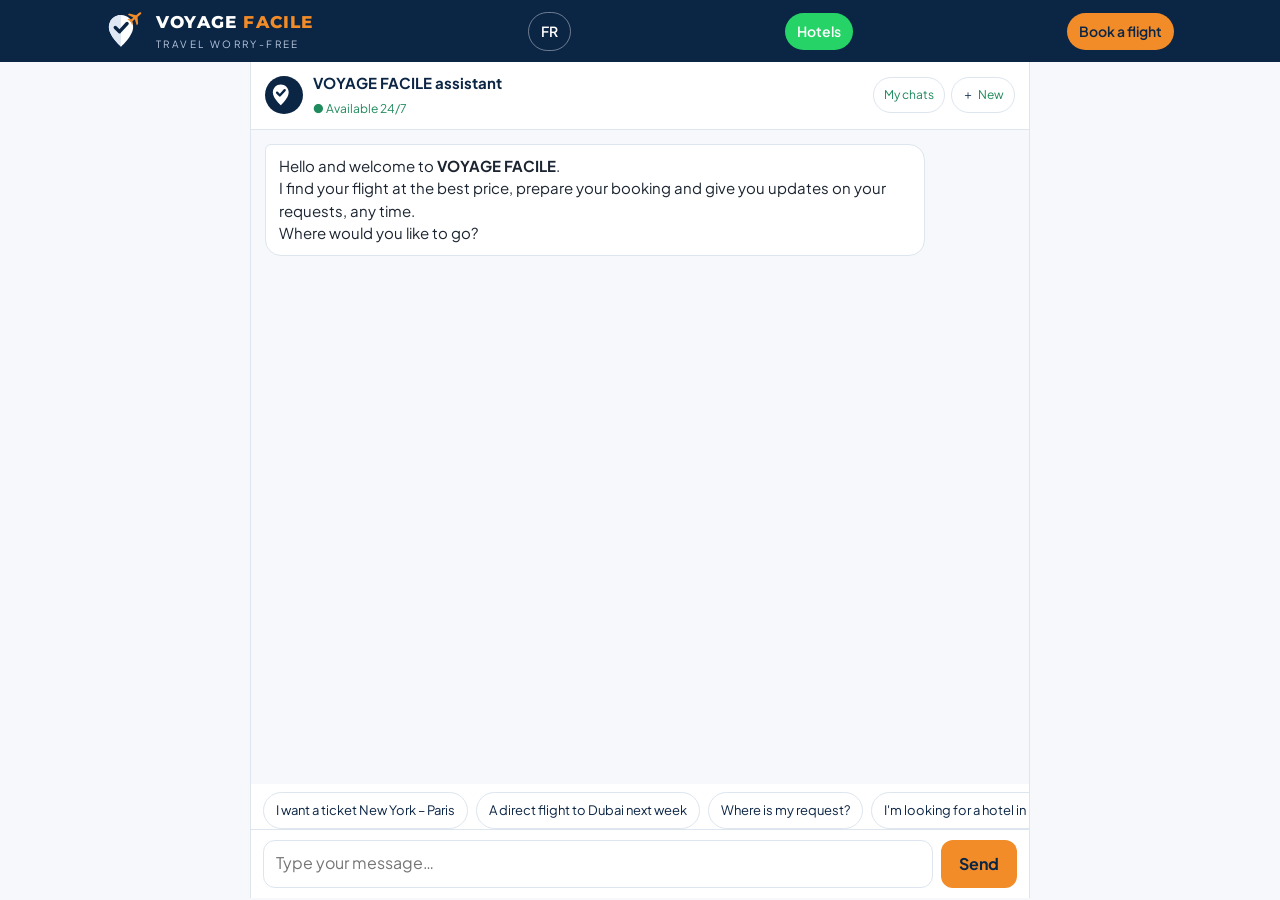
<file: assistant.html>
<!DOCTYPE html>
<html lang="fr">
<head>
<meta charset="UTF-8">
<meta name="viewport" content="width=device-width, initial-scale=1">
<title>Assistant – VOYAGE FACILE</title>
<meta name="description" content="Posez vos questions et réservez votre billet d'avion avec l'assistant VOYAGE FACILE, 24 h/24, partout dans le monde.">
<link rel="icon" href="icone.png">
<link rel="preconnect" href="https://fonts.googleapis.com">
<link href="https://fonts.googleapis.com/css2?family=Montserrat:wght@600;800&family=Plus+Jakarta+Sans:wght@400;500;600;700&display=swap" rel="stylesheet">
<link rel="stylesheet" href="style.css">
<style>
body{background:#f6f8fb}
/* assistant */
.sr{position:absolute;left:-9999px}
.ia{display:flex;flex-direction:column;height:calc(100dvh - 64px);max-width:780px;margin:0 auto;background:#fff;border-left:1px solid var(--line);border-right:1px solid var(--line)}
.ia-head{display:flex;align-items:center;gap:10px;padding:10px 14px;border-bottom:1px solid var(--line)}
.ia-head b{display:block;color:var(--navy);font-size:15px}.ia-head span{font-size:12px;color:var(--ok)}
.ia-av{width:38px;height:38px;border-radius:50%;background:var(--navy);display:grid;place-items:center;font-size:18px;flex:0 0 auto}
.ia-new{margin-left:auto;border:1px solid var(--line);background:#fff;border-radius:999px;padding:6px 10px;font-size:12px;color:var(--navy)}
.ia-msgs{flex:1;overflow-y:auto;padding:14px;display:flex;flex-direction:column;gap:10px;background:#f6f8fb}
.ia-msgs>*{flex-shrink:0}
.ia-m{max-width:88%;padding:10px 13px;border-radius:16px;font-size:15px;word-wrap:break-word}
.ia-m.bot{background:#fff;border:1px solid var(--line);border-top-left-radius:6px;align-self:flex-start}
.ia-m.me{background:var(--navy);color:#fff;border-top-right-radius:6px;align-self:flex-end}
.ia-m.sys{align-self:center;background:#fde8e7;color:#7a1d15;border:1px solid #f4c7c3;font-size:14px;max-width:94%;text-align:center}
.ia-m ul{margin:4px 0 0 18px}
.ia-card{align-self:stretch;background:#fff;border:1px solid var(--line);border-radius:16px;padding:12px}
.ia-card h4{color:var(--navy);font-size:14px;margin-bottom:8px}
.ia-offer{border:1px solid var(--line);border-radius:12px;padding:10px;margin-bottom:8px}
.ia-leg{font-size:14px;margin:4px 0}
.ia-row{display:flex;justify-content:space-between;align-items:center;gap:10px;margin-top:6px}
.ia-row .btn{min-height:42px;padding:8px 14px;font-size:14px}
.ia-chips{display:flex;gap:8px;overflow-x:auto;padding:8px 12px 0;background:#fff}
.ia-chips button{flex:0 0 auto;border:1px solid var(--line);background:#fff;border-radius:999px;padding:8px 12px;font-size:13px;color:var(--navy)}
.ia-compose{display:flex;gap:8px;padding:10px 12px;border-top:1px solid var(--line);background:#fff}
.ia-compose textarea{flex:1;resize:none;border:1.5px solid var(--line);border-radius:12px;padding:10px 12px;min-height:46px;max-height:110px;font-size:16px}
.ia-typing{display:inline-flex;gap:4px}.ia-typing i{width:7px;height:7px;border-radius:50%;background:#9fb0c5;animation:b 1s infinite}
.ia-typing i:nth-child(2){animation-delay:.15s}.ia-typing i:nth-child(3){animation-delay:.3s}
@keyframes b{0%,80%,100%{opacity:.3;transform:translateY(0)}40%{opacity:1;transform:translateY(-3px)}}

.px-gnf{display:block;font-size:12px;font-weight:500;color:var(--muted);line-height:1.2}
</style>
</head>
<body>
<header class="top">
  <div class="hrow">
    <a class="brand" href="index.html" aria-label="VOYAGE FACILE – accueil"><svg width="40" height="40" viewBox="14 0 112 112" aria-hidden="true"><path d="M56 100 C56 100 22 70 22 45 C22 26 37 11 56 11 C75 11 90 26 90 45 C90 70 56 100 56 100 Z" fill="#ffffff"/><path d="M56 100 C56 100 22 70 22 45 C22 26 37 11 56 11 Z" fill="#dfe8f3"/><path d="M40 46 L52 58 L73 35" fill="none" stroke="#0b2545" stroke-width="9.5" stroke-linecap="round" stroke-linejoin="round"/><path transform="translate(96 18) rotate(-40) scale(1.25)" d="M17 0 C17 -1.5 15.6 -2.5 13 -2.5 L4.6 -2.5 L-4.8 -15.5 L-8.8 -15.5 L-3.4 -2.5 L-10.4 -2.5 L-13.8 -7.6 L-16.4 -7.6 L-14.4 -2 L-15.4 0 L-14.4 2 L-16.4 7.6 L-13.8 7.6 L-10.4 2.5 L-3.4 2.5 L-8.8 15.5 L-4.8 15.5 L4.6 2.5 L13 2.5 C15.6 2.5 17 1.5 17 0 Z" fill="#f28c28"/></svg><span><b>VOYAGE <span>FACILE</span></b><small>PARTEZ SANS SOUCI</small></span></a>
    <button class="wa-top" id="langTop" type="button" aria-label="Changer de langue" style="background:transparent;border:1px solid rgba(255,255,255,.4);cursor:pointer" hidden>EN</button>
    <a class="wa-top" href="hotels.html">Hôtels</a>
    <a class="wa-top" href="reserver.html" style="background:#f28c28;color:#0b2545">Réserver un vol</a>
  </div>
</header>
<div id="assistant"></div>
<script src="config.js"></script>
<script src="pays.js"></script>
<script src="langue.js"></script>
<script src="devise.js"></script>
<script src="transit.js"></script>
<script src="corbeille.js"></script>
<script src="assistant.js"></script>
<script>
if (window.L) { const b = document.getElementById('langTop'); if (b) { b.hidden = false; b.textContent = L.autre().toUpperCase(); b.onclick = () => L.choisir(L.autre()); } }
</script>
</body>
</html>
</file>
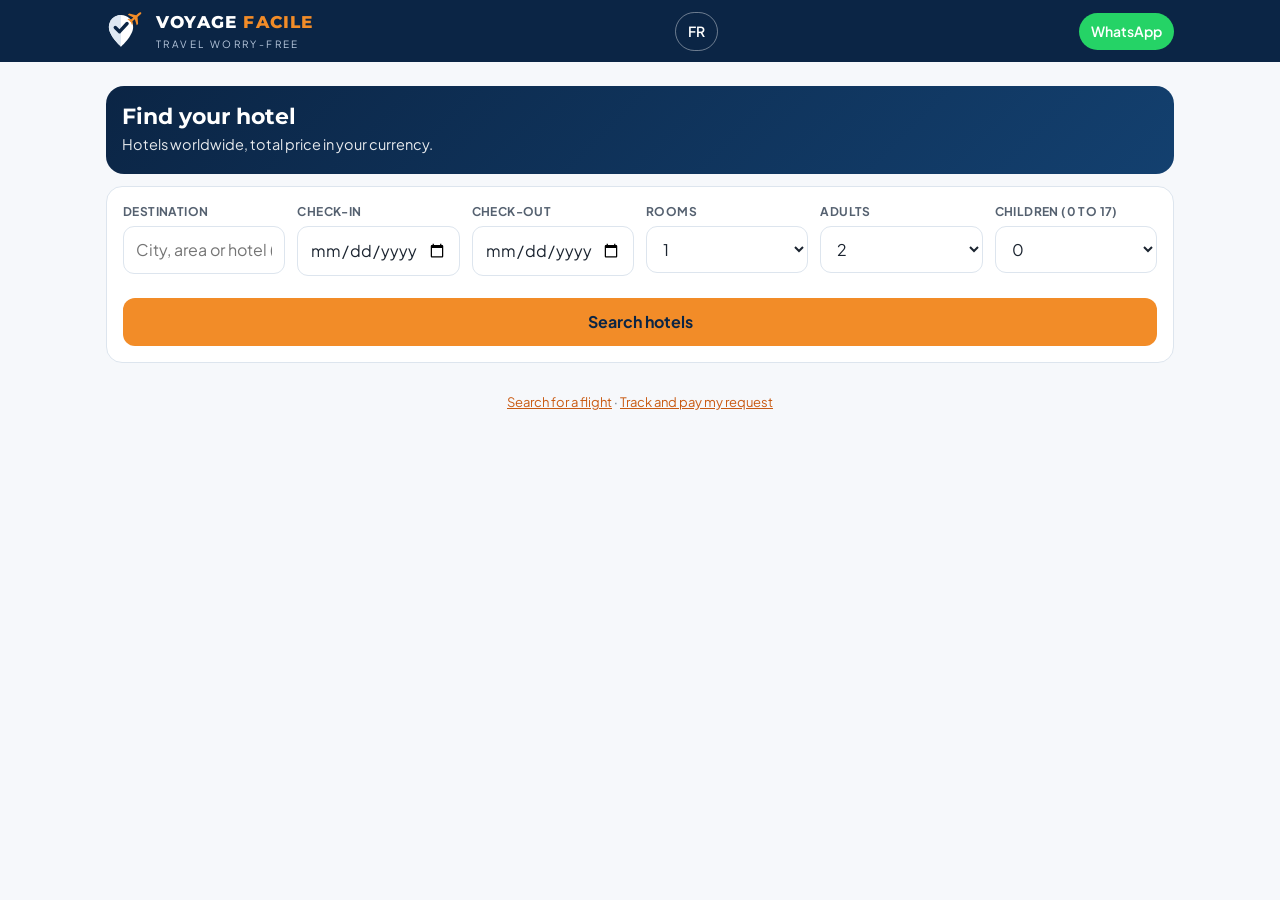
<file: hotels.html>
<!DOCTYPE html>
<html lang="fr">
<head>
<meta charset="UTF-8">
<meta name="viewport" content="width=device-width, initial-scale=1">
<title>Réserver un hôtel – VOYAGE FACILE</title>
<meta name="description" content="Hôtels du monde entier avec VOYAGE FACILE : prix du jour dans votre monnaie, confirmation par un conseiller sur WhatsApp avant tout paiement.">
<link rel="icon" href="icone.png">
<link rel="preconnect" href="https://fonts.googleapis.com">
<link href="https://fonts.googleapis.com/css2?family=Montserrat:wght@600;800&family=Plus+Jakarta+Sans:wght@400;500;600;700&display=swap" rel="stylesheet">
<link rel="stylesheet" href="style.css">
<style>
.ac{position:relative}
.ac ul{position:absolute;z-index:10;left:0;right:0;top:100%;background:#fff;border:1px solid var(--line);border-radius:12px;margin-top:4px;list-style:none;max-height:280px;overflow:auto;box-shadow:0 12px 30px rgba(11,37,69,.12)}
.ac li{padding:10px 12px;cursor:pointer;border-bottom:1px solid #f0f3f7}
.ac li:hover,.ac li[aria-selected="true"]{background:var(--sky)}
.ac li b{color:var(--navy)}
.steps{display:flex;gap:6px;margin:4px 0 14px;font-size:13px;color:var(--muted);flex-wrap:wrap}
.steps span{padding:4px 10px;border-radius:999px;background:#e9eef5}
.steps span.on{background:var(--navy);color:#fff}
.recap{background:var(--sky);border-radius:12px;padding:12px;margin-bottom:12px;font-size:14px}
.check{display:flex;gap:10px;align-items:flex-start;text-transform:none;letter-spacing:0;font-size:14px;color:var(--ink);font-weight:500;margin:12px 0}
.check input{width:22px;height:22px;min-height:0;flex:0 0 auto;margin-top:1px}
.loading{display:flex;align-items:center;gap:10px;color:var(--muted);padding:18px 4px}
.secours{display:flex;flex-direction:column;gap:10px}.secours>b{font-size:17px;color:var(--navy)}.secours p{margin:0}.secours .petit{font-size:13px;text-align:center}.secours .btn{text-align:center;text-decoration:none}
.spin{width:22px;height:22px;border:3px solid var(--line);border-top-color:var(--or);border-radius:50%;animation:s 0.8s linear infinite}
@keyframes s{to{transform:rotate(360deg)}}
.px-gnf{display:block;font-size:12px;font-weight:500;color:var(--muted);line-height:1.2}
.devise-bar{display:flex;align-items:center;justify-content:space-between;gap:8px;flex-wrap:wrap;background:var(--sky);border-radius:12px;padding:8px 12px;margin:0 0 10px;font-size:14px}
.devise-bar select{width:auto;min-height:38px;padding:6px 10px}
.civ{display:flex;gap:8px;flex-wrap:wrap;margin:2px 0 6px}
.civ label{display:flex;align-items:center;gap:6px;text-transform:none;letter-spacing:0;font-size:15px;color:var(--ink);background:var(--sky);padding:8px 12px;border-radius:999px;cursor:pointer;margin:0;min-height:42px}
.civ input{width:auto;min-height:0}
[hidden]{display:none!important}
.lang-top{background:transparent;border:1px solid rgba(255,255,255,.4);cursor:pointer}
.htl-hero{margin-top:6px}
.ac ul{color:var(--ink)}
</style>
</head>
<body>
<header class="top">
  <div class="hrow">
    <a class="brand" href="index.html" aria-label="VOYAGE FACILE – accueil"><svg width="40" height="40" viewBox="14 0 112 112" aria-hidden="true"><path d="M56 100 C56 100 22 70 22 45 C22 26 37 11 56 11 C75 11 90 26 90 45 C90 70 56 100 56 100 Z" fill="#ffffff"/><path d="M56 100 C56 100 22 70 22 45 C22 26 37 11 56 11 Z" fill="#dfe8f3"/><path d="M40 46 L52 58 L73 35" fill="none" stroke="#0b2545" stroke-width="9.5" stroke-linecap="round" stroke-linejoin="round"/><path transform="translate(96 18) rotate(-40) scale(1.25)" d="M17 0 C17 -1.5 15.6 -2.5 13 -2.5 L4.6 -2.5 L-4.8 -15.5 L-8.8 -15.5 L-3.4 -2.5 L-10.4 -2.5 L-13.8 -7.6 L-16.4 -7.6 L-14.4 -2 L-15.4 0 L-14.4 2 L-16.4 7.6 L-13.8 7.6 L-10.4 2.5 L-3.4 2.5 L-8.8 15.5 L-4.8 15.5 L4.6 2.5 L13 2.5 C15.6 2.5 17 1.5 17 0 Z" fill="#f28c28"/></svg><span><b>VOYAGE <span>FACILE</span></b><small>PARTEZ SANS SOUCI</small></span></a>
    <button class="wa-top lang-top" id="langTop" type="button" aria-label="Changer de langue">EN</button>
    <a class="wa-top" id="waTop" href="#">WhatsApp</a>
  </div>
</header>

<main>
  <div id="hotels"></div>
  <p class="muted" style="margin-top:16px;text-align:center"><a href="reserver.html">Chercher un vol</a> · <a href="suivi.html">Suivre et payer ma demande</a></p>
</main>
<div class="toast" id="toast"></div>
<script src="config.js"></script>
<script src="pays.js"></script>
<script src="langue.js"></script>
<script src="devise.js"></script>
<script src="transit.js"></script>
<script src="hotels.js"></script>
<script>
const C = window.VF_CONFIG;
const API = C.SUPABASE_URL + "/functions/v1/vf-api";
const $ = s => document.querySelector(s);
const esc = s => String(s ?? '').replace(/[&<>"']/g, c => ({'&':'&amp;','<':'&lt;','>':'&gt;','"':'&quot;',"'":'&#39;'}[c]));
const T = (s, v) => window.L ? L.t(s, v) : s;
const waLink = t => 'https://wa.me/' + C.AGENCE_WHATSAPP + '?text=' + encodeURIComponent(t);
function toast(t){ const el = $('#toast'); el.textContent = t; el.style.display = 'block'; clearTimeout(toast.t); toast.t = setTimeout(() => el.style.display = 'none', 3000); }
$('#waTop').href = waLink(T("Bonjour VOYAGE FACILE, j'ai une question sur un hôtel."));
if (window.L) { $('#langTop').textContent = L.autre().toUpperCase(); $('#langTop').onclick = () => L.choisir(L.autre()); } else $('#langTop').hidden = true;

// Appel au serveur avec réessais automatiques en cas de coupure réseau.
async function api(action, data){
  const corps = JSON.stringify({ action, devise: window.Devise ? Devise.code() : 'GNF', langue: window.L ? L.code : 'fr', ...data });
  const max = ['hotel_recherche','hotel_lieux','hotel_etat'].includes(action) ? 2 : 0;
  for (let k = 0; ; k++) {
    let r = null, j = {};
    try {
      r = await fetch(API, { method:'POST', headers:{ 'Content-Type':'application/json', 'apikey':C.SUPABASE_ANON_KEY, 'Authorization':'Bearer ' + C.SUPABASE_ANON_KEY }, body: corps });
      try { j = await r.json(); } catch(e){}
    } catch(e){ r = null; }
    if ((!r || (!r.ok && !j.erreur)) && k < max) { await new Promise(ok => setTimeout(ok, 1500 * (k + 1))); continue; }
    if (!r) throw new Error(T("Pas de connexion Internet. Vérifiez votre réseau puis réessayez."));
    if (!r.ok) throw new Error(j.erreur || T("Le service ne répond pas. Réessayez ou écrivez-nous sur WhatsApp."));
    return j;
  }
}
// Barre « Prix affichés en … » : le client change de monnaie sans quitter la page.
const barreDevise = () => window.Devise ? `<div class="devise-bar"><span>${T('Prix affichés en')}</span><select id="devSel" aria-label="Monnaie">${Devise.liste().map(d => `<option value="${d.code}"${d.code === Devise.code() ? ' selected' : ''}>${esc(d.nom)} (${d.code})</option>`).join('')}</select></div>` : '';
const memo = {
  lire(){ try { return JSON.parse(localStorage.getItem('vf_web_demandes') || '[]'); } catch(e){ return []; } },
  ajouter(ref, tel){ try { const l = this.lire().filter(x => x.reference !== ref); l.unshift({ reference: ref, telephone: tel }); localStorage.setItem('vf_web_demandes', JSON.stringify(l.slice(0, 20))); } catch(e){} }
};
const HOT = Hotels.monter($('#hotels'), {
  api, t: T, toast,
  prix: (n, r) => window.Devise ? Devise.html(n, r) : Math.round(n).toLocaleString('fr-FR') + ' GNF',
  entete: barreDevise,
  apresOffres: r => { const s = r.querySelector('#devSel'); if (s) s.onchange = () => Devise.choisir(s.value); },
  ouvrir: url => { window.open(url, '_blank', 'noopener'); },
  waAgence: waLink,
  moi: () => { const l = memo.lire()[0]; return l ? { tel: l.telephone } : {}; },
  placeholderTel: window.Pays && Pays.exempleTel ? Pays.exempleTel() : '+…',
  normaliserTel: v => window.Pays && Pays.telInternational ? Pays.telInternational(v) : v,
  enregistrer: (v, m) => memo.ajouter(v.reference, m.tel),
  voirVoyages: () => { window.location.href = 'suivi.html'; },
  libVoir: 'Suivre et payer ma demande',
  etape: () => window.scrollTo({ top: 0, behavior: 'smooth' }),
});
// Pré-remplissage depuis la page d'accueil (?lieu=Dakar&d1=…&d2=…&ch=1&ad=2)
const q = new URLSearchParams(location.search);
if ([...q.keys()].length) HOT.remplir({ lieu: q.get('lieu'), arrivee: q.get('d1'), depart: q.get('d2'), chambres: +q.get('ch'), adultes: +q.get('ad') });
</script>
</body>
</html>
</file>
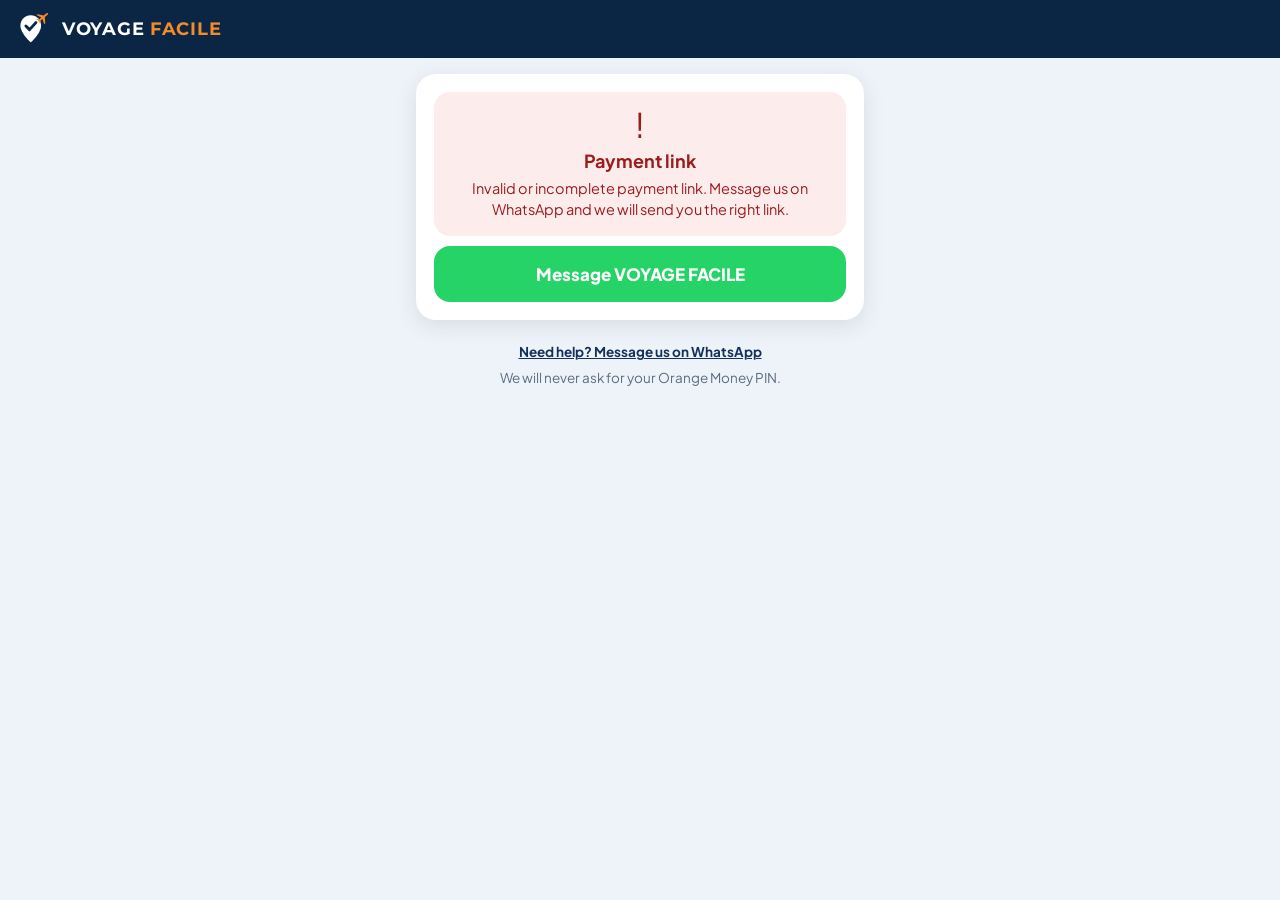
<file: payer.html>
<!DOCTYPE html>
<html lang="fr">
<head>
<meta charset="UTF-8">
<meta name="viewport" content="width=device-width, initial-scale=1, viewport-fit=cover">
<title>Payer ma réservation – VOYAGE FACILE</title>
<meta name="robots" content="noindex">
<meta name="theme-color" content="#0b2545">
<link rel="icon" href="icone.png">
<link rel="preconnect" href="https://fonts.googleapis.com">
<link href="https://fonts.googleapis.com/css2?family=Montserrat:wght@700;800&family=Plus+Jakarta+Sans:wght@400;500;600;700&display=swap" rel="stylesheet">
<style>
:root{--navy:#0b2545;--navy2:#13315c;--or:#f28c28;--vert:#1f8a5b;--wa:#25d366;--muted:#5b6b80;--ligne:#dde5ee;--fond:#eef3f9}
*{box-sizing:border-box;margin:0;padding:0}
body{font-family:'Plus Jakarta Sans',system-ui,sans-serif;background:var(--fond);color:var(--navy);font-size:16px;line-height:1.45;min-height:100vh}
.haut{background:var(--navy);color:#fff;display:flex;align-items:center;gap:10px;padding:12px 18px;padding-top:max(12px,env(safe-area-inset-top))}
.haut b{font-family:'Montserrat',sans-serif;font-size:18px;letter-spacing:.04em}.haut b span{color:var(--or)}
main{max-width:480px;margin:0 auto;padding:16px 16px 8px}
.carte{background:#fff;border-radius:20px;box-shadow:0 6px 22px rgba(11,37,69,.10);overflow:hidden}
.voyage{background:linear-gradient(135deg,var(--navy),var(--navy2));color:#fff;padding:18px 18px 16px;display:flex;flex-direction:column;gap:3px}
.voyage .etiq{font-size:12px;font-weight:700;letter-spacing:.08em;text-transform:uppercase;color:#f6b56f}
.voyage .trajet{font-family:'Montserrat',sans-serif;font-size:22px;line-height:1.2}
.voyage span{color:#d7e2f0;font-size:14.5px}
.voyage .ref{margin-top:6px;font-size:13px}.voyage .ref b{color:#fff}
.corps{padding:18px}
.montant{display:flex;flex-direction:column;align-items:center;text-align:center;padding:6px 0 16px}
.montant span{font-size:13px;font-weight:700;letter-spacing:.06em;text-transform:uppercase;color:var(--muted)}
.montant b{font-family:'Montserrat',sans-serif;font-size:32px;line-height:1.15;margin-top:2px}
.montant small{color:var(--muted);font-size:13.5px}
.gros{display:flex;align-items:center;justify-content:center;gap:8px;width:100%;min-height:56px;border-radius:16px;border:0;font:inherit;font-weight:800;font-size:17px;cursor:pointer;text-decoration:none;margin-top:10px}
.gros.or{background:var(--or);color:var(--navy)}.gros.vert{background:var(--vert);color:#fff}.gros.wa{background:var(--wa);color:#fff}
.gros.ghost{background:#fff;color:var(--navy);border:1.5px solid var(--ligne)}
.gros:disabled{opacity:.6}
.etape{display:flex;gap:10px;padding:14px 0;border-top:1px solid var(--ligne)}
.etape:first-of-type{border-top:0}
.etape .n{flex:0 0 28px;height:28px;border-radius:50%;background:var(--navy);color:#fff;font-weight:800;display:flex;align-items:center;justify-content:center;font-size:15px}
.etape>div{flex:1;min-width:0}
.etape>div>b{display:block;font-size:16px;margin-bottom:6px}
.ligne{display:grid;grid-template-columns:1fr auto;align-items:center;column-gap:8px;background:var(--fond);border-radius:12px;padding:9px 12px;margin-top:6px}
.ligne span{grid-column:1;font-size:12.5px;color:var(--muted)}
.ligne b{grid-column:1;font-size:17px;white-space:nowrap;overflow:hidden;text-overflow:ellipsis}
.ligne .copier{grid-column:2;grid-row:1 / span 2}
.copier{border:1.5px solid var(--navy);background:#fff;color:var(--navy);border-radius:10px;padding:6px 10px;font:inherit;font-size:13.5px;font-weight:700;cursor:pointer}
.copier.ok{background:var(--vert);border-color:var(--vert);color:#fff}
.note{font-size:13.5px;color:var(--muted);margin-top:6px}.centre{text-align:center}
label{display:block;font-size:14px;font-weight:700;margin:12px 0 5px}
input{width:100%;min-height:52px;border:1.5px solid var(--ligne);border-radius:14px;padding:0 14px;font:inherit;font-size:17px;color:var(--navy);background:#fff}
input:focus{outline:none;border-color:var(--or)}
.lien{background:none;border:0;color:var(--navy2);font:inherit;font-size:14px;text-decoration:underline;margin-top:10px;cursor:pointer}
.err{background:#fdecec;color:#9b1c1c;border-radius:12px;padding:10px 12px;font-size:14.5px;margin-top:10px}
.etat{border-radius:16px;padding:16px;text-align:center;margin-bottom:6px}
.etat b{display:block;font-size:18px;margin-bottom:4px}.etat p{font-size:14.5px}
.etat .ico{font-size:34px;line-height:1;margin-bottom:6px;display:block}
.etat.ok{background:#e6f5ee;color:#13573a}.etat.att{background:#fff6e8;color:#7a4a00}.etat.non{background:#fdecec;color:#9b1c1c}
details.autre{margin-top:14px;border-top:1px solid var(--ligne);padding-top:10px}
details.autre summary{cursor:pointer;color:var(--navy2);font-weight:700;font-size:15px;padding:6px 0}
.chargement{display:flex;flex-direction:column;align-items:center;gap:12px;padding:60px 0;color:var(--muted)}
.spin{width:34px;height:34px;border-radius:50%;border:3px solid var(--ligne);border-top-color:var(--or);animation:t 1s linear infinite}
@keyframes t{to{transform:rotate(360deg)}}
footer{max-width:480px;margin:0 auto;padding:14px 18px calc(24px + env(safe-area-inset-bottom));text-align:center;font-size:13.5px;color:var(--muted)}
footer a{color:var(--navy2);font-weight:700}
footer p{margin-top:6px}
</style>
</head>
<body>
<header class="haut">
  <svg width="34" height="34" viewBox="14 0 112 112" aria-hidden="true"><path d="M56 100 C56 100 22 70 22 45 C22 26 37 11 56 11 C75 11 90 26 90 45 C90 70 56 100 56 100 Z" fill="#ffffff"/><path d="M40 46 L52 58 L73 35" fill="none" stroke="#0b2545" stroke-width="9.5" stroke-linecap="round" stroke-linejoin="round"/><path transform="translate(96 18) rotate(-40) scale(1.25)" d="M17 0 C17 -1.5 15.6 -2.5 13 -2.5 L4.6 -2.5 L-4.8 -15.5 L-8.8 -15.5 L-3.4 -2.5 L-10.4 -2.5 L-13.8 -7.6 L-16.4 -7.6 L-14.4 -2 L-15.4 0 L-14.4 2 L-16.4 7.6 L-13.8 7.6 L-10.4 2.5 L-3.4 2.5 L-8.8 15.5 L-4.8 15.5 L4.6 2.5 L13 2.5 C15.6 2.5 17 1.5 17 0 Z" fill="#f28c28"/></svg>
  <b data-no-t>VOYAGE <span>FACILE</span></b>
</header>
<main id="app"><div class="chargement"><div class="spin"></div><span>Chargement…</span></div></main>
<footer>
  <a id="aide" href="#">Besoin d'aide ? Écrivez-nous sur WhatsApp</a>
  <p>Nous ne vous demanderons jamais votre code secret Orange Money.</p>
</footer>
<script src="config.js"></script>
<script src="pays.js"></script>
<script src="langue.js"></script>
<script>
/* Page de paiement simple : le client arrive par son lien personnel (message WhatsApp de l'agence),
   sans rien taper. Un seul écran : son voyage, le montant, et comment payer. */
const C = window.VF_CONFIG, API = C.SUPABASE_URL + '/functions/v1/vf-api';
const $ = s => document.querySelector(s);
const esc = s => String(s ?? '').replace(/[&<>"']/g, c => ({'&':'&amp;','<':'&lt;','>':'&gt;','"':'&quot;',"'":'&#39;'}[c]));
const T = (s, v) => window.L ? L.t(s, v) : (v ? s.replace(/\{(\w+)\}/g, (_, k) => v[k] != null ? v[k] : '') : s);
const LOC = (window.L && L.loc) || 'fr-FR';
const gnf = n => Math.round(n || 0).toLocaleString('fr-FR').replace(/[  ]/g, ' ') + ' GNF';
const ville = c => (window.Pays && Pays.ville) ? Pays.ville(c) : c;
const wa = t => 'https://wa.me/' + C.AGENCE_WHATSAPP + '?text=' + encodeURIComponent(t);
const morceaux = location.search.slice(1).split('&').map(x => { try { return decodeURIComponent(x).trim(); } catch(e){ return x; } });
const CLE = morceaux.find(x => /^VF-[A-Z2-9]{6}-[A-Za-z0-9_-]{12}$/.test(x)) || '';
const PAYE = morceaux.includes('paye=1'), ANNULE = morceaux.includes('annule=1');
let D = null, INFOS = {}, DECLARER = false, BANDEAU = '';

$('#aide').href = wa(T("Bonjour VOYAGE FACILE, j'ai besoin d'aide pour payer mon billet."));

// Appel au serveur, avec réessais automatiques si le réseau coupe.
async function api(action, data){
  const corps = JSON.stringify({ action, langue: window.L ? L.code : 'fr', ...data });
  for (let k = 0; ; k++) {
    let r = null, j = {};
    try {
      r = await fetch(API, { method: 'POST', headers: { 'Content-Type': 'application/json', 'apikey': C.SUPABASE_ANON_KEY, 'Authorization': 'Bearer ' + C.SUPABASE_ANON_KEY }, body: corps });
      try { j = await r.json(); } catch(e){}
    } catch(e){ r = null; }
    if ((!r || (!r.ok && !j.erreur)) && k < 2) { await new Promise(ok => setTimeout(ok, 1500 * (k + 1))); continue; }
    if (!r) throw new Error(T('Pas de connexion Internet. Vérifiez votre réseau puis réessayez.'));
    if (!r.ok) throw new Error(j.erreur || T('Le service ne répond pas. Réessayez ou écrivez-nous sur WhatsApp.'));
    return j;
  }
}

const dateLongue = iso => { const d = new Date(String(iso || '').slice(0, 10) + 'T12:00:00'); return isNaN(d) ? '' : d.toLocaleDateString(LOC, { weekday: 'long', day: 'numeric', month: 'long' }); };
const telAff = t => { const d = String(t || '').replace(/\D/g, ''); return d.startsWith('224') && d.length === 12 ? `+224 ${d.slice(3,6)} ${d.slice(6,8)} ${d.slice(8,10)} ${d.slice(10)}` : String(t || ''); };
const telLocal = t => { const d = String(t || '').replace(/\D/g, ''); return d.startsWith('224') ? d.slice(3) : d; };
const etat = (genre, ico, titre, texte) => `<div class="etat ${genre}"><span class="ico" aria-hidden="true">${ico}</span><b>${esc(titre)}</b>${texte ? `<p>${esc(texte)}</p>` : ''}</div>`;
const ligne = (nom, valeur, copie) => `<div class="ligne"><span>${esc(nom)}</span><b data-no-t>${esc(valeur)}</b>${copie ? `<button class="copier" type="button" data-copie="${esc(copie)}">${T('Copier')}</button>` : ''}</div>`;

function entete(d){
  const trajet = d.de && d.vers ? `${ville(d.de)} → ${ville(d.vers)}` : String(d.trajet || '').replace(/\s*\((aller-retour|aller simple)\)/, '');
  const dates = d.depart ? dateLongue(d.depart) + (d.retour ? ' – ' + dateLongue(d.retour) : '') : '';
  const hot = d.type === 'hotel';
  const titre = hot && d.hotel ? (d.hotel.nom ? d.hotel.nom + (d.hotel.ville ? ', ' + d.hotel.ville : '') : T('Hôtel à {v}', { v: d.hotel.ville || '' })) : trajet;
  return `<div class="voyage"><span class="etiq">${T(hot ? 'Votre hôtel' : d.retour ? 'Votre voyage aller-retour' : 'Votre voyage')}</span>
    <b class="trajet" data-no-t>${esc(titre)}</b>
    ${dates ? `<span data-no-t>${esc(dates)}</span>` : ''}
    ${(d.prenoms || []).length ? `<span data-no-t>${esc(d.prenoms.join(', '))}</span>` : ''}
    <span class="ref">${T('Référence')} <b data-no-t>${esc(d.reference)}</b></span></div>`;
}

function guide(m, enLigne){
  const marchand = INFOS.om_code_marchand, num = INFOS.om_numero;
  const code = marchand ? '*144*6#' : '*144#';
  let h = enLigne ? `<details class="autre"><summary>${T('Ou payer avec le code *144#')}</summary>` : '';
  h += `<div class="etape"><span class="n">1</span><div><b>${T('Envoyez le montant par Orange Money')}</b>`;
  h += marchand ? ligne(T('Code marchand'), marchand, marchand) : ligne(T('Numéro'), telAff(num), telLocal(num));
  if (!marchand && INFOS.om_titulaire) h += ligne(T('Nom'), INFOS.om_titulaire, '');
  h += ligne(T('Montant'), gnf(m), String(Math.round(m)));
  h += `<a class="gros or" href="tel:${encodeURIComponent(code)}">${T('Ouvrir Orange Money')} <span data-no-t>(${code})</span></a>`;
  h += `<p class="note">${T('Validez avec votre code secret. Ne le donnez à personne, même pas à l\'agence.')}</p></div></div>`;
  h += `<div class="etape"><span class="n">2</span><div><b>${T('Après le paiement')}</b>`;
  if (!DECLARER) h += `<p class="note">${T('Orange Money vous envoie un SMS avec une référence de transaction.')}</p><button class="gros ghost" type="button" data-a="jai-paye">${T("J'ai payé")}</button>`;
  else h += `<label for="ref">${T('Collez la référence reçue par SMS')}</label>
    <input id="ref" autocomplete="off" autocapitalize="characters" spellcheck="false" placeholder="MP261128.1530.A12345">
    <button class="lien" type="button" data-a="autre-num">${T('Payé depuis un autre numéro ?')}</button>
    <div id="autreNum" hidden><label for="tel">${T('Numéro Orange Money qui a payé')}</label><input id="tel" type="tel" inputmode="tel" placeholder="${esc(window.Pays && Pays.exempleTel ? Pays.exempleTel() : '+224 6__ __ __ __')}"></div>
    <button class="gros vert" type="button" data-a="envoyer">${T('Envoyer la référence')}</button><div class="err" id="err" hidden></div>`;
  h += `</div></div>`;
  return h + (enLigne ? '</details>' : '');
}

function afficher(){
  const d = D, p = (d.paiement && d.paiement.statut) || 'aucun', m = (d.paiement && d.paiement.montant_gnf) || d.prix_gnf;
  let h = BANDEAU;
  if (d.statut === 'annulee') h += etat('non', '✕', T('Cette demande est annulée.'), T('Pour toute question, écrivez-nous sur WhatsApp.'));
  else if (p === 'recu') {
    const opt = d.type === 'visa' || d.type === 'blocage', hot = d.type === 'hotel';
    h += etat('ok', '✅', T('Paiement reçu, merci !'), hot ? T(d.billet_fichier ? "Votre réservation d'hôtel est confirmée." : "Nous réservons votre chambre : votre bon d'hôtel arrive très bientôt sur WhatsApp.")
      : opt ? T(d.billet_fichier ? 'Votre réservation est prête.' : 'Votre réservation arrive très bientôt sur WhatsApp.')
      : d.billet_fichier ? T('Votre billet est prêt.') : T('Votre billet arrive très bientôt sur WhatsApp.'));
    if (d.billet_fichier) h += `<button class="gros or" type="button" data-a="billet">${T(hot ? "Télécharger mon bon d'hôtel" : opt ? 'Télécharger ma réservation' : 'Télécharger mon billet')}</button>`;
  }
  else if (p === 'declare') h += etat('att', '⏳', T('Paiement envoyé'), T("L'agence vérifie la réception et vous prévient sur WhatsApp."));
  else if (!d.a_payer) h += etat('att', '⏳', T('Prix en cours de vérification'), T(d.type === 'hotel' ? "Votre conseiller vérifie la disponibilité et le prix avec l'hôtel. Vous recevrez le lien de paiement sur WhatsApp." : 'Votre conseiller vérifie le prix et les places avec la compagnie. Vous recevrez le lien de paiement sur WhatsApp.'));
  else {
    const libM = d.type === 'visa' ? 'Frais de réservation pour visa' : d.type === 'blocage' ? 'Frais pour bloquer le prix' : 'Montant à payer';
    h += `<div class="montant"><span>${T(libM)}</span><b data-no-t>${gnf(m)}</b>${d.type === 'visa' || d.type === 'blocage' ? `<small>${T('Déduits du billet si vous l\'achetez ensuite')}</small>` : d.frais_payes_gnf ? `<small>${T('Frais de réservation déjà déduits : {f}', { f: gnf(d.frais_payes_gnf) })}</small>` : d.nb_passagers > 1 ? `<small>${T('pour {n} passagers', { n: d.nb_passagers })}</small>` : ''}</div>`;
    if (p === 'refuse') h += etat('non', '!', T('Référence non retrouvée'), T("Vérifiez le SMS d'Orange Money et renvoyez la bonne référence."));
    if (p === 'en_cours') h += etat('att', '⏳', T('Paiement Orange Money en cours'), T('Si vous avez validé le paiement, touchez « Actualiser ».')) + `<button class="gros ghost" type="button" data-a="actualiser">${T('Actualiser')}</button>`;
    const enLigne = INFOS.en_ligne && (!INFOS.plafond_en_ligne || m <= INFOS.plafond_en_ligne);
    const guideOK = INFOS.om_numero || INFOS.om_code_marchand;
    if (enLigne) h += `<button class="gros or" type="button" data-a="om">${T('Payer avec Orange Money')}</button><p class="note centre">${T("Page sécurisée d'Orange Money : vous validez avec votre code secret.")}</p>`;
    if (guideOK) h += guide(m, enLigne);
    if (!enLigne && !guideOK) h += `<p class="note centre">${T('Votre conseiller vous envoie les instructions de paiement sur WhatsApp.')}</p>
      <a class="gros wa" href="${esc(wa(T('Bonjour VOYAGE FACILE, je souhaite payer ma demande {r}.', { r: d.reference })))}">${T('Écrire à VOYAGE FACILE')}</a>`;
  }
  $('#app').innerHTML = `<div class="carte">${entete(d)}<div class="corps">${h}<div class="err" id="errG" hidden></div></div></div>`;
  brancher();
}

function erreurPage(msg){
  $('#app').innerHTML = `<div class="carte"><div class="corps">${etat('non', '!', T('Lien de paiement'), msg)}
    <a class="gros wa" href="${esc(wa(T("Bonjour VOYAGE FACILE, mon lien de paiement ne s'ouvre pas.")))}">${T('Écrire à VOYAGE FACILE')}</a></div></div>`;
}

async function charger(){
  try {
    const j = await api('suivi', { demandes: [{ cle: CLE }] });
    D = (j.demandes || [])[0]; INFOS = j.paiement_infos || INFOS;
    if (!D) throw new Error(T('Lien de paiement invalide ou incomplet. Écrivez-nous sur WhatsApp : nous vous renvoyons le bon lien.'));
    afficher();
  } catch(e){ erreurPage(e.message); }
}

async function copier(b){
  const t = b.dataset.copie;
  try { await navigator.clipboard.writeText(t); }
  catch(e){ const x = document.createElement('textarea'); x.value = t; document.body.appendChild(x); x.select(); try { document.execCommand('copy'); } catch(_){} x.remove(); }
  b.classList.add('ok'); b.textContent = T('Copié ✓'); setTimeout(() => { b.classList.remove('ok'); b.textContent = T('Copier'); }, 1800);
}

function brancher(){
  document.querySelectorAll('[data-copie]').forEach(b => b.onclick = () => copier(b));
  document.querySelectorAll('[data-a]').forEach(b => b.onclick = async () => {
    const a = b.dataset.a;
    if (a === 'jai-paye') { DECLARER = true; afficher(); const r = $('#ref'); if (r) r.focus(); return; }
    if (a === 'autre-num') { $('#autreNum').hidden = !$('#autreNum').hidden; return; }
    if (a === 'actualiser') { b.disabled = true; await charger(); return; }
    b.disabled = true;
    try {
      if (a === 'om') { const j = await api('payer_om', { cle: CLE }); if (j.url) { window.location.href = j.url; return; } await charger(); }
      if (a === 'billet') { const j = await api('billet', { cle: CLE }); window.location.href = j.url; b.disabled = false; }
      if (a === 'envoyer') {
        const ref = $('#ref').value.trim(), tel = ($('#tel') && $('#tel').value.trim()) || '';
        if (!ref) throw new Error(T('Collez la référence reçue par SMS.'));
        await api('declarer_paiement', { cle: CLE, transaction: ref, ...(tel ? { tel_payeur: tel } : {}) });
        DECLARER = false; await charger();
      }
    } catch(e){
      b.disabled = false;
      const err = (a === 'envoyer' && $('#err')) || $('#errG');
      if (err) { err.textContent = e.message; err.hidden = false; }
    }
  });
}

if (!CLE) erreurPage(T('Lien de paiement invalide ou incomplet. Écrivez-nous sur WhatsApp : nous vous renvoyons le bon lien.'));
else {
  if (PAYE) BANDEAU = etat('att', '⏳', T('Nous vérifions votre paiement'), T("Cela peut prendre quelques secondes."));
  if (ANNULE) BANDEAU = etat('non', '!', T('Paiement annulé'), T('Vous pouvez réessayer ci-dessous.'));
  charger().then(() => { if (PAYE) setTimeout(() => { BANDEAU = ''; charger(); }, 5000); });
}
</script>
</body>
</html>
</file>
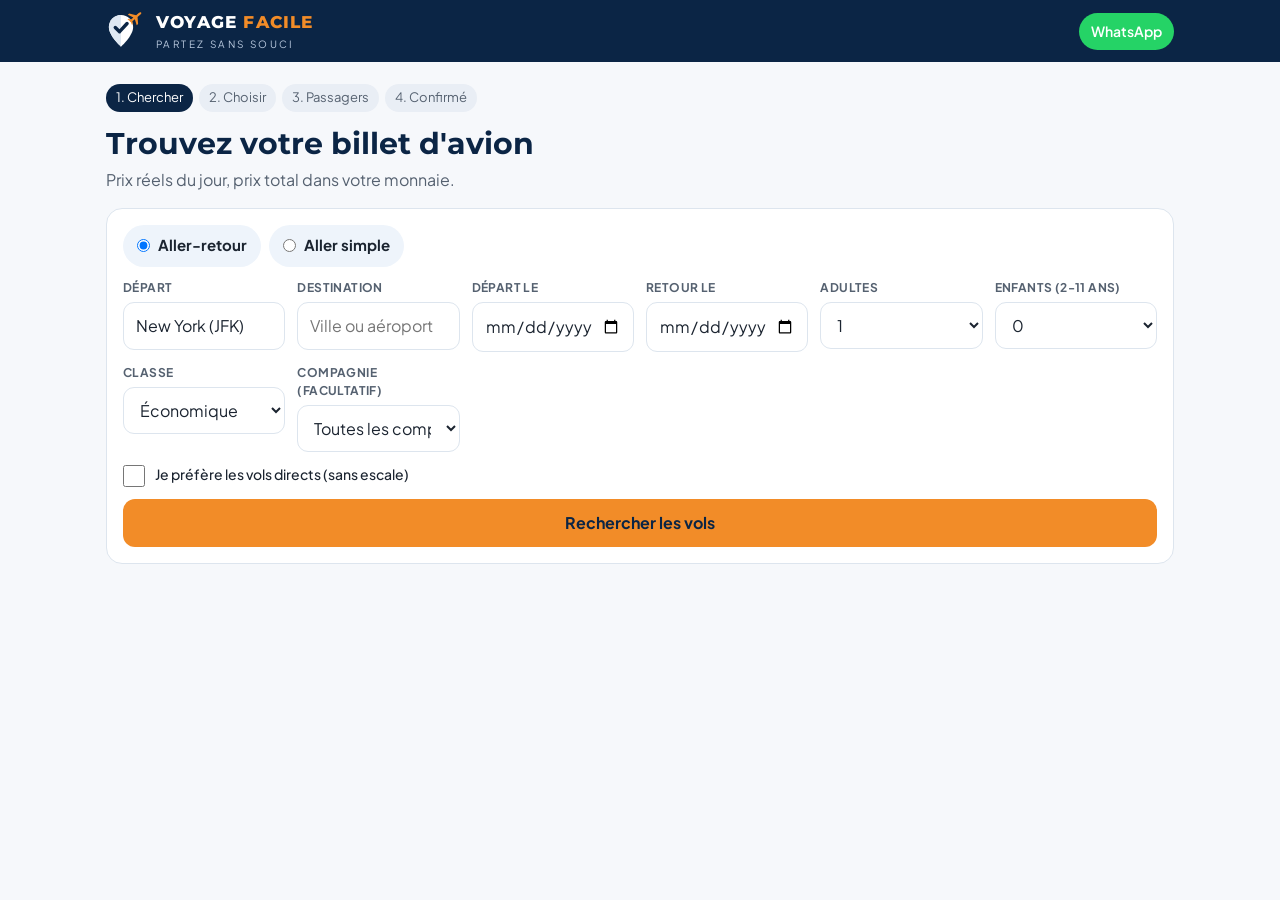
<file: reserver.html>
<!DOCTYPE html>
<html lang="fr">
<head>
<meta charset="UTF-8">
<meta name="viewport" content="width=device-width, initial-scale=1">
<title>Réserver un billet d'avion – VOYAGE FACILE</title>
<meta name="description" content="Cherchez votre vol partout dans le monde, voyez le prix dans votre monnaie et réservez avec VOYAGE FACILE. Partez sans souci.">
<link rel="icon" href="icone.png">
<link rel="preconnect" href="https://fonts.googleapis.com">
<link href="https://fonts.googleapis.com/css2?family=Montserrat:wght@600;800&family=Plus+Jakarta+Sans:wght@400;500;600;700&display=swap" rel="stylesheet">
<link rel="stylesheet" href="style.css">
<style>
.search{display:grid;gap:12px}
.trip{display:flex;gap:8px;flex-wrap:wrap}
.trip label{display:flex;align-items:center;gap:8px;text-transform:none;letter-spacing:0;font-size:15px;color:var(--ink);background:var(--sky);padding:9px 14px;border-radius:999px;cursor:pointer;margin:0;min-height:42px}
.trip input{width:auto;min-height:0}
.ac{position:relative}
.ac ul{position:absolute;z-index:10;left:0;right:0;top:100%;background:#fff;border:1px solid var(--line);border-radius:12px;margin-top:4px;list-style:none;max-height:280px;overflow:auto;box-shadow:0 12px 30px rgba(11,37,69,.12)}
.ac li{padding:10px 12px;cursor:pointer;border-bottom:1px solid #f0f3f7}
.ac li:hover,.ac li[aria-selected="true"]{background:var(--sky)}
.ac li b{color:var(--navy)}
.results{display:flex;flex-direction:column;gap:12px;margin-top:16px}
.results .comp-row{margin:0;padding:2px 0 4px}
.offer{background:#fff;border:1px solid var(--line);border-radius:var(--r);padding:14px;display:grid;grid-template-columns:1fr auto;gap:12px;align-items:center}
.offer.sel{border-color:var(--or);box-shadow:0 0 0 2px rgba(242,140,40,.25)}
.leg{display:flex;align-items:center;gap:10px;margin:4px 0}
.leg .t{font-weight:700;color:var(--navy);font-size:17px;min-width:48px}
.leg .line{flex:1;height:2px;background:var(--line);position:relative;min-width:40px}
.leg-sous{font-size:12.5px;color:var(--muted);margin:-2px 0 6px;text-align:center}
.leg-sous.direct{color:#1c7a4c;font-weight:700}
.leg .line span{position:absolute;left:50%;top:-11px;transform:translateX(-50%);font-size:11px;color:var(--muted);background:#fff;padding:0 4px;white-space:nowrap}
.price{text-align:right}
.pbtns{display:flex;gap:8px;margin-top:8px;justify-content:flex-end}
.pbtns .btn{white-space:nowrap}
.price b{font-family:'Montserrat',sans-serif;color:var(--navy);font-size:20px;display:block;white-space:nowrap}
@media(max-width:560px){.offer{grid-template-columns:1fr}.price{text-align:left;display:flex;flex-direction:column;align-items:stretch;gap:8px}.pbtns{display:grid;grid-template-columns:1fr 1.5fr;margin-top:0}}
.steps{display:flex;gap:6px;margin:4px 0 14px;font-size:13px;color:var(--muted);flex-wrap:wrap}
.steps span{padding:4px 10px;border-radius:999px;background:#e9eef5}
.steps span.on{background:var(--navy);color:#fff}
.pax{border:1px solid var(--line);border-radius:12px;padding:12px;margin-bottom:10px}
.pax h4{color:var(--navy);font-size:14px;margin-bottom:8px}
.recap{background:var(--sky);border-radius:12px;padding:12px;margin-bottom:12px;font-size:14px}
.check{display:flex;gap:10px;align-items:flex-start;text-transform:none;letter-spacing:0;font-size:14px;color:var(--ink);font-weight:500;margin:12px 0}
.check input{width:22px;height:22px;min-height:0;flex:0 0 auto;margin-top:1px}
.loading{display:flex;align-items:center;gap:10px;color:var(--muted);padding:18px 4px}
.secours{display:flex;flex-direction:column;gap:10px}.secours>b{font-size:17px;color:var(--navy)}.secours p{margin:0}.secours .petit{font-size:13px;text-align:center}.secours .btn{text-align:center;text-decoration:none}
.spin{width:22px;height:22px;border:3px solid var(--line);border-top-color:var(--or);border-radius:50%;animation:s 0.8s linear infinite}
@keyframes s{to{transform:rotate(360deg)}}
.fbar{display:flex;gap:6px;flex-wrap:wrap;align-items:center;margin:8px 0 4px}
.fbar button{border:1px solid var(--line);background:#fff;border-radius:999px;padding:7px 12px;font-size:13px;cursor:pointer;min-height:38px}
.fbar button[aria-pressed="true"]{background:var(--navy);color:#fff;border-color:var(--navy)}
.px-gnf{display:block;font-size:12px;font-weight:500;color:var(--muted);line-height:1.2}
.devise-bar{display:flex;align-items:center;justify-content:space-between;gap:8px;flex-wrap:wrap;background:var(--sky);border-radius:12px;padding:8px 12px;margin:0 0 10px;font-size:14px}
.devise-bar select{width:auto;min-height:38px;padding:6px 10px}
.civ{display:flex;gap:8px;flex-wrap:wrap;margin:2px 0 6px}
.civ label{display:flex;align-items:center;gap:6px;text-transform:none;letter-spacing:0;font-size:15px;color:var(--ink);background:var(--sky);padding:8px 12px;border-radius:999px;cursor:pointer;margin:0;min-height:42px}
.civ input{width:auto;min-height:0}
[hidden]{display:none!important}
</style>
</head>
<body>
<header class="top">
  <div class="hrow">
    <a class="brand" href="index.html" aria-label="VOYAGE FACILE – accueil"><svg width="40" height="40" viewBox="14 0 112 112" aria-hidden="true"><path d="M56 100 C56 100 22 70 22 45 C22 26 37 11 56 11 C75 11 90 26 90 45 C90 70 56 100 56 100 Z" fill="#ffffff"/><path d="M56 100 C56 100 22 70 22 45 C22 26 37 11 56 11 Z" fill="#dfe8f3"/><path d="M40 46 L52 58 L73 35" fill="none" stroke="#0b2545" stroke-width="9.5" stroke-linecap="round" stroke-linejoin="round"/><path transform="translate(96 18) rotate(-40) scale(1.25)" d="M17 0 C17 -1.5 15.6 -2.5 13 -2.5 L4.6 -2.5 L-4.8 -15.5 L-8.8 -15.5 L-3.4 -2.5 L-10.4 -2.5 L-13.8 -7.6 L-16.4 -7.6 L-14.4 -2 L-15.4 0 L-14.4 2 L-16.4 7.6 L-13.8 7.6 L-10.4 2.5 L-3.4 2.5 L-8.8 15.5 L-4.8 15.5 L4.6 2.5 L13 2.5 C15.6 2.5 17 1.5 17 0 Z" fill="#f28c28"/></svg><span><b>VOYAGE <span>FACILE</span></b><small>PARTEZ SANS SOUCI</small></span></a>
    <a class="wa-top" id="waTop" href="#">WhatsApp</a>
  </div>
</header>

<main>
  <div class="steps" aria-label="Étapes"><span id="st1" class="on">1. Chercher</span><span id="st2">2. Choisir</span><span id="st3">3. Passagers</span><span id="st4">4. Confirmé</span></div>

  <!-- 1. RECHERCHE -->
  <section id="vSearch">
    <h1>Trouvez votre billet d'avion</h1>
    <p class="sub">Prix réels du jour, prix total dans votre monnaie.</p>
    <form class="panel search" id="fSearch" novalidate>
      <div class="trip" role="radiogroup" aria-label="Type de voyage">
        <label><input type="radio" name="trip" value="ar" checked> Aller-retour</label>
        <label><input type="radio" name="trip" value="as"> Aller simple</label>
      </div>
      <div class="grid">
        <div class="ac"><label for="from">Départ</label><input id="from" autocomplete="off" placeholder="Ville ou aéroport" required><ul id="fromList" role="listbox" hidden></ul></div>
        <div class="ac"><label for="to">Destination</label><input id="to" autocomplete="off" placeholder="Ville ou aéroport" required><ul id="toList" role="listbox" hidden></ul></div>
        <div><label for="d1">Départ le</label><input id="d1" type="date" required></div>
        <div id="d2box"><label for="d2">Retour le</label><input id="d2" type="date"></div>
        <div><label for="ad">Adultes</label><select id="ad"></select></div>
        <div><label for="ch">Enfants (2-11 ans)</label><select id="ch"></select></div>
        <div><label for="cl">Classe</label><select id="cl"><option value="economy">Économique</option><option value="premium_economy">Éco premium</option><option value="business">Affaires</option><option value="first">Première</option></select></div>
        <div><label for="comp">Compagnie (facultatif)</label><select id="comp"><option value="">Toutes les compagnies</option></select></div>
      </div>
      <label class="check" style="margin:0"><input type="checkbox" id="direct"> <span>Je préfère les vols directs (sans escale)</span></label>
      <button class="btn btn-or w100" type="submit" id="bSearch">Rechercher les vols</button>
      <div class="err" id="eSearch" hidden></div>
    </form>
    <div id="loading" class="loading" hidden><div class="spin"></div><span id="loadTxt">Recherche des meilleurs vols…</span></div>
    <div class="results" id="results"></div>
  </section>

  <!-- 3. PASSAGERS -->
  <section id="vPax" hidden>
    <h1>Vos informations</h1>
    <p class="sub">Écrivez les noms exactement comme sur le passeport.</p>
    <form class="panel" id="fPax" novalidate>
      <div class="recap" id="recap"></div>
      <div id="choixType"></div>
      <div id="transitBox"></div>
      <div id="paxList"></div>
      <div class="grid">
        <div><label for="tel">Votre numéro WhatsApp</label><input id="tel" type="tel" inputmode="tel" placeholder="+…" required></div>
        <div><label for="mail">E-mail (facultatif)</label><input id="mail" type="email" inputmode="email"></div>
      </div>
      <div style="margin-top:12px"><label for="msg">Message pour l'agence (facultatif)</label><textarea id="msg" rows="2" maxlength="500" placeholder="Bagages, siège, besoin particulier…"></textarea></div>
      <label class="check"><input type="checkbox" id="ok"> <span>Je confirme ma demande. Un conseiller vérifie le prix avec la compagnie et me contacte sur WhatsApp avant tout paiement. Mes informations servent uniquement à cette réservation.</span></label>
      <div style="display:flex;gap:10px;flex-wrap:wrap">
        <button class="btn btn-ghost" type="button" id="bBack">← Changer de vol</button>
        <button class="btn btn-or" type="submit" id="bSend" style="flex:1">Envoyer ma demande</button>
      </div>
      <div class="err" id="ePax" hidden></div>
    </form>
  </section>

  <!-- 4. CONFIRMÉ -->
  <section id="vDone" hidden>
    <div class="panel">
      <div class="ok"><b id="doneTitre">✅ Demande envoyée !</b><br>Référence : <b id="ref"></b></div>
      <p style="margin:14px 0 6px">Un conseiller VOYAGE FACILE vérifie le prix et les places avec la compagnie, puis vous écrit sur WhatsApp au <b id="telDone"></b>. <span id="doneSuite"></span></p>
      <p class="muted">Ne payez rien avant la confirmation du prix par votre conseiller. Ensuite, vous pourrez payer par Orange Money depuis la page « Suivre et payer ma demande ». Nous ne vous demanderons jamais votre code secret Orange Money.</p>
      <div style="display:flex;gap:10px;flex-wrap:wrap;margin-top:14px">
        <a class="btn btn-or" id="suiviDone" href="suivi.html">Suivre et payer ma demande</a>
        <a class="btn btn-wa" id="waDone" href="#">Écrire à l'agence sur WhatsApp</a>
        <button class="btn btn-ghost" type="button" id="bNew">Nouvelle recherche</button>
      </div>
    </div>
  </section>
</main>
<div class="toast" id="toast"></div>

<script src="config.js"></script>
<script src="devise.js"></script>
<script src="compagnies.js"></script>
<script src="pays.js"></script>
<script src="transit.js"></script>
<script src="options-voyage.js"></script>
<script src="detail-vol.js"></script>
<script>
const C = window.VF_CONFIG;
const API = C.SUPABASE_URL + "/functions/v1/vf-api";
const $ = s => document.querySelector(s);
const esc = s => String(s ?? '').replace(/[&<>"']/g, c => ({'&':'&amp;','<':'&lt;','>':'&gt;','"':'&quot;',"'":'&#39;'}[c]));
const gnf = n => Math.round(n).toLocaleString('fr-FR').replace(/[\u00a0\u202f]/g,' ') + ' GNF';
const prix = n => window.Devise ? Devise.html(n) : gnf(n);
const barreDevise = () => window.Devise ? `<div class="devise-bar"><span>Prix affichés en</span><select id="devSel" aria-label="Monnaie">${Devise.liste().map(d => `<option value="${d.code}"${d.code === Devise.code() ? ' selected' : ''}>${esc(d.nom)} (${d.code})</option>`).join('')}</select></div>` : '';
const prixPour = n => n > 1 ? `Prix total pour ${n} passagers` : 'Prix total pour 1 passager';
const waLink = t => 'https://wa.me/' + C.AGENCE_WHATSAPP + '?text=' + encodeURIComponent(t);
let RECH = null, CHOIX = null, PARAMS = null;

$('#waTop').href = waLink("Bonjour VOYAGE FACILE, j'ai une question sur un billet.");

// Appel au serveur avec réessais automatiques en cas de coupure réseau ou de passerelle injoignable.
async function api(action, data){
  const corps = JSON.stringify({ action, devise: window.Devise ? Devise.code() : 'GNF', langue: window.L ? L.code : 'fr', ...data });
  const max = ['recherche','aeroports','taux'].includes(action) ? 2 : 0;
  for (let k = 0; ; k++) {
    let r = null, j = {};
    try {
      r = await fetch(API, { method:'POST', headers:{ 'Content-Type':'application/json', 'apikey':C.SUPABASE_ANON_KEY, 'Authorization':'Bearer ' + C.SUPABASE_ANON_KEY }, body: corps });
      try { j = await r.json(); } catch(e){}
    } catch(e){ r = null; }
    if ((!r || (!r.ok && !j.erreur)) && k < max) { await new Promise(ok => setTimeout(ok, 1500 * (k + 1))); continue; }
    if (!r) { const e = new Error("Pas de connexion Internet. Vérifiez votre réseau puis réessayez."); e.reseau = true; throw e; }
    if (!r.ok) { const e = new Error(j.erreur || "Le service ne répond pas. Réessayez ou écrivez-nous sur WhatsApp."); e.status = r.status; throw e; }
    return j;
  }
}
function etape(n){ [1,2,3,4].forEach(k => $('#st'+k).classList.toggle('on', k===n)); window.scrollTo({top:0, behavior:'smooth'}); }
function show(id){ ['vSearch','vPax','vDone'].forEach(v => $('#'+v).hidden = v!==id); }

/* ----- champs ----- */
if (window.Compagnies && $('#comp')) $('#comp').innerHTML = Compagnies.options('');
for(let i=1;i<=9;i++) $('#ad').insertAdjacentHTML('beforeend', `<option>${i}</option>`);
for(let i=0;i<=8;i++) $('#ch').insertAdjacentHTML('beforeend', `<option>${i}</option>`);
const today = new Date().toISOString().slice(0,10);
$('#d1').min = today; $('#d2').min = today;
document.querySelectorAll('input[name=trip]').forEach(r => r.onchange = () => { $('#d2box').hidden = document.querySelector('input[name=trip]:checked').value==='as'; });
$('#d1').onchange = () => { $('#d2').min = $('#d1').value || today; if($('#d2').value && $('#d2').value < $('#d1').value) $('#d2').value=''; };

/* ----- suggestions d'aéroports ----- */
// Villes connues d'abord (instantané : « Abi » → Abidjan), puis les aéroports du fournisseur.
const locaux = q => (window.Pays && Pays.chercher) ? Pays.chercher(q) : [];
const norm = s => window.Pays && Pays.sansAccent ? Pays.sansAccent(s) : String(s || '').toLowerCase();
function classer(q, liste){
  const t = norm(q);
  const note = a => norm(a.ville).startsWith(t) ? 0 : norm(a.nom).startsWith(t) ? 1 : (norm(a.ville) + ' ' + norm(a.nom)).split(' ').some(m => m.startsWith(t)) ? 2 : 3;
  return liste.map((a, i) => ({ a, n: note(a), i })).sort((x, y) => x.n - y.n || x.i - y.i).map(x => x.a);
}
function fusion(a, b){ const vus = new Set(a.map(x => x.code)); return [...a, ...b.filter(x => x && x.code && !vus.has(x.code))].slice(0, 8); }
function autocomplete(inp, list){
  let t = null, items = [], idx = -1, tour = 0;
  const close = () => { list.hidden = true; idx = -1; };
  const pick = a => { inp.value = `${a.ville} (${a.code})`; inp.dataset.code = a.code; close(); };
  const afficher = vide => {
    list.innerHTML = items.length ? items.map((a,i) => `<li role="option" data-i="${i}"><b>${esc(a.ville)}</b> (${esc(a.code)})<div class="muted">${esc([a.nom, a.pays].filter(Boolean).join(' · '))}</div></li>`).join('') : (vide ? '<li class="muted">Aucun aéroport trouvé</li>' : '');
    list.hidden = !list.innerHTML || document.activeElement !== inp; idx = -1;
    list.querySelectorAll('li[data-i]').forEach(li => li.onmousedown = e => { e.preventDefault(); pick(items[li.dataset.i]); });
  };
  inp.addEventListener('input', () => {
    inp.dataset.code = ''; clearTimeout(t);
    const q = inp.value.trim(); if(q.length < 2){ close(); return; }
    const n = ++tour; const loc = locaux(q);
    items = loc; afficher(false);
    t = setTimeout(async () => {
      try {
        const j = await api('aeroports', { q });
        if (n !== tour) return;
        items = fusion(loc, classer(q, j.aeroports || [])); afficher(true);
      } catch(e){ if (n === tour && !items.length) close(); }
    }, 300);
  });
  inp.addEventListener('keydown', e => {
    const lis = list.querySelectorAll('li[data-i]'); if(list.hidden || !lis.length) return;
    if(e.key==='ArrowDown'){ idx = Math.min(idx+1, lis.length-1); } else if(e.key==='ArrowUp'){ idx = Math.max(idx-1, 0); }
    else if(e.key==='Enter' && idx>=0){ e.preventDefault(); pick(items[idx]); return; } else return;
    e.preventDefault(); lis.forEach((li,k) => li.setAttribute('aria-selected', k===idx));
  });
  inp.addEventListener('blur', () => setTimeout(close, 150));
  inp.addEventListener('focus', () => { if(inp.dataset.code) inp.select(); });
}
autocomplete($('#from'), $('#fromList'));
autocomplete($('#to'), $('#toList'));
// Ville tapée sans toucher la liste : ville connue d'abord, sinon l'aéroport du fournisseur qui correspond le mieux.
async function resoudre(inp){
  if(inp.dataset.code) return inp.dataset.code;
  const q = inp.value.trim(); if(q.length < 2) return '';
  const fixer = a => { inp.value = `${a.ville} (${a.code})`; inp.dataset.code = a.code; return a.code; };
  const m = q.match(/\(([A-Za-z]{3})\)\s*$/) || q.match(/^([A-Z]{3})$/);
  if(m){ inp.dataset.code = m[1].toUpperCase(); return inp.dataset.code; }
  const l = locaux(q)[0]; if(l) return fixer(l);
  try { const j = await api('aeroports', { q }); const a = classer(q, j.aeroports || [])[0]; if(a) return fixer(a); } catch(e){}
  return '';
}

/* ----- recherche ----- */
const heure = iso => (iso||'').slice(11,16);
const jour = iso => { const d = new Date((iso||'').slice(0,10)+'T12:00:00'); return isNaN(d) ? '' : d.toLocaleDateString('fr-FR',{weekday:'short',day:'numeric',month:'short'}); };
const duree = m => m ? `${Math.floor(m/60)} h ${String(m%60).padStart(2,'0')}` : '';
const escales = t => t.escales ? `${t.escales} escale${t.escales>1?'s':''} · ${t.escales_aeroports.map(c => window.Pays && Pays.ville ? Pays.ville(c) : c).join(', ')}` : 'Direct';
function legHTML(t, titre){
  if(!t) return '';
  const lendemain = t.arrivee_heure.slice(0,10) !== t.depart_heure.slice(0,10) ? ' <span class="muted">+1</span>' : '';
  return `<div class="muted">${titre} · ${esc(jour(t.depart_heure))} · ${esc(t.compagnie)}</div>
   <div class="leg"><span class="t">${esc(heure(t.depart_heure))}</span><span class="muted">${esc(t.depart_aeroport)}</span>
   <span class="line"><span>${esc(duree(t.duree_min))}</span></span>
   <span class="muted">${esc(t.arrivee_aeroport)}</span><span class="t">${esc(heure(t.arrivee_heure))}${lendemain}</span></div>
   <div class="leg-sous${t.escales ? '' : ' direct'}">${esc(escales(t))}</div>`;
}
function bagages(o){ if(!o.bagages) return ''; const b=o.bagages; const p=[]; if(b.cabine!=null) p.push(b.cabine+' bagage cabine'); if(b.soute!=null) p.push(b.soute ? b.soute+' en soute' : 'pas de bagage en soute'); return p.length ? `<div class="muted">🧳 ${esc(p.join(' · '))}</div>` : ''; }

$('#fSearch').addEventListener('submit', async e => {
  e.preventDefault(); $('#eSearch').hidden = true;
  const ar = document.querySelector('input[name=trip]:checked').value === 'ar';
  $('#bSearch').disabled = true; await resoudre($('#from')); await resoudre($('#to')); $('#bSearch').disabled = false;
  const p = { origine: $('#from').dataset.code, destination: $('#to').dataset.code, date_aller: $('#d1').value,
              date_retour: ar ? $('#d2').value : null, adultes: +$('#ad').value, enfants: +$('#ch').value, classe: $('#cl').value,
              compagnie: ($('#comp') && $('#comp').value) || null };
  const errs = [];
  if(!p.origine) errs.push('la ville de départ (vérifiez l\'orthographe)');
  if(!p.destination) errs.push('la destination (vérifiez l\'orthographe)');
  if(!p.date_aller) errs.push('indiquez la date de départ');
  if(ar && !p.date_retour) errs.push('indiquez la date de retour');
  if(errs.length){ $('#eSearch').textContent = 'Merci de compléter : ' + errs.join(', ') + '.'; $('#eSearch').hidden = false; return; }
  $('#bSearch').disabled = true; $('#results').innerHTML = ''; $('#loading').hidden = false;
  const attente = attenteRecherche();
  try {
    const j = await api('recherche', p);
    PARAMS = p; RECH = j;
    if(!j.offres || !j.offres.length){ $('#results').innerHTML = `<div class="panel">${esc(j.message || 'Aucun vol trouvé.')} <a href="${waLink('Bonjour, je cherche un vol ' + p.origine + ' → ' + p.destination + ' le ' + p.date_aller)}">Demander à un conseiller</a></div>`; return; }
    FILTRE = { tri:'prix', direct: $('#direct').checked, compagnie:'', soute:false };
    renderOffres();
    etape(2); $('#results').scrollIntoView({behavior:'smooth'});
  } catch(err){ secoursRecherche(p, err); }
  finally { attente(); $('#bSearch').disabled = false; $('#loading').hidden = true; }
});
function attenteRecherche(){
  const el = $('#loadTxt'); if (!el) return () => {};
  const etapes = [[0, 'Recherche des meilleurs vols…'], [12000, 'Nous comparons les compagnies…'], [30000, "Encore un instant, nous vérifions d'autres compagnies…"], [60000, "La recherche prend un peu plus de temps que d'habitude, nous continuons…"]];
  const m = etapes.map(([ms, t]) => setTimeout(() => { el.textContent = t; }, ms));
  return () => { m.forEach(clearTimeout); el.textContent = etapes[0][1]; };
}
// Recherche qui échoue malgré les réessais : relancer d'un geste, ou demander le vol à un conseiller.
function secoursRecherche(p, err){
  const nom = c => (window.Pays ? Pays.ville(c) : c) + ` (${c})`;
  const cl = $('#cl').selectedOptions[0] ? $('#cl').selectedOptions[0].textContent : p.classe;
  const jj = x => { const t = new Date(x + 'T12:00:00'); return isNaN(t) ? x : t.toLocaleDateString('fr-FR', { day: 'numeric', month: 'long', year: 'numeric' }); };
  const nb = p.adultes + p.enfants;
  const msg = `Bonjour VOYAGE FACILE, je cherche un vol ${nom(p.origine)} → ${nom(p.destination)}, départ le ${jj(p.date_aller)}${p.date_retour ? ', retour le ' + jj(p.date_retour) : ''}, ${nb > 1 ? nb + ' passagers' : '1 passager'}, classe ${cl}. Pouvez-vous m'aider ?`;
  const dates = err && err.status === 422;
  $('#results').innerHTML = `<div class="panel secours"><b>${dates ? 'Dates trop lointaines' : "La recherche n'a pas abouti"}</b><p class="muted">${esc(err.message)}</p>
    ${dates ? '' : '<button class="btn btn-or" type="button" id="reLancer">Relancer la recherche</button>'}
    <a class="btn btn-wa" href="${waLink(msg)}" target="_blank" rel="noopener">Demander ce vol à un conseiller</a>
    <p class="muted petit">Votre conseiller cherche le vol pour vous et vous répond sur WhatsApp.</p></div>`;
  if ($('#reLancer')) $('#reLancer').onclick = () => $('#fSearch').requestSubmit();
}

/* ----- tri et filtres : le client choisit vite le vol qu'il préfère ----- */
let FILTRE = { tri:'prix', direct:false, compagnie:'', soute:false };
const dureeTot = o => (o.aller?.duree_min || 0) + (o.retour?.duree_min || 0);
const estDirect = o => o.aller.escales === 0 && (!o.retour || o.retour.escales === 0);
function renderOffres(){
  const p = PARAMS, toutes = RECH.offres;
  const moinsCher = Math.min(...toutes.map(o => o.total_gnf)), plusRapide = Math.min(...toutes.map(dureeTot));
  let l = toutes.filter(o => (!FILTRE.direct || estDirect(o)) && (!FILTRE.compagnie || o.aller.compagnie === FILTRE.compagnie) && (!FILTRE.soute || (o.bagages && o.bagages.soute > 0)));
  l.sort({ prix:(a,b) => a.total_gnf - b.total_gnf, duree:(a,b) => dureeTot(a) - dureeTot(b), heure:(a,b) => a.aller.depart_heure.localeCompare(b.aller.depart_heure) }[FILTRE.tri]);
  const chip = (cle, val, txt) => `<button type="button" data-${cle}="${val}" aria-pressed="${cle==='tri' ? FILTRE.tri===val : !!FILTRE[val]}">${txt}</button>`;
  const barre = `<div class="fbar" id="triBar">${chip('tri','prix','💰 Moins cher')}${chip('tri','duree','⚡ Plus rapide')}${chip('tri','heure','🕗 Départ tôt')}${chip('f','direct','Direct uniquement')}${chip('f','soute','Bagage en soute')}
    </div>`;
  const badge = o => [o.total_gnf === moinsCher ? '<span class="pill" style="background:#e3f5ea;color:#165c3d">Le moins cher</span>' : '', dureeTot(o) === plusRapide ? '<span class="pill" style="background:#eef4fb;color:#24456f">Le plus rapide</span>' : '', estDirect(o) ? '<span class="pill" style="background:#efe9fb;color:#4b2f86">Direct</span>' : '', window.Transit ? Transit.badge(o) : ''].join(' ');
  const rangee = window.Compagnies ? Compagnies.rangee(toutes, FILTRE.compagnie, n => prix(n)) : '';
  $('#results').innerHTML = barreDevise() + `<p class="muted">${l.length} vol${l.length > 1 ? 's' : ''} sur ${toutes.length} · ${prixPour(p.adultes + p.enfants)}. Prix indicatif, confirmé par votre conseiller avant paiement.</p>` + barre + rangee +
    (l.length ? l.map(o => `<article class="offer"><div><div style="display:flex;gap:6px;flex-wrap:wrap;margin-bottom:4px">${badge(o)}</div>${legHTML(o.aller,'Aller')}${legHTML(o.retour,'Retour')}${bagages(o)}</div>
      <div class="price"><div><b>${prix(o.total_gnf)}</b><span class="muted">total</span></div><div class="pbtns"><button class="btn btn-ghost" type="button" data-det="${o.i}">Détails</button><button class="btn btn-or" type="button" data-i="${o.i}">Choisir ce vol</button></div></div></article>`).join('')
     : `<div class="panel">Aucun vol avec ces critères. <button class="btn btn-ghost" type="button" id="resetF">Voir tous les vols</button></div>`);
  $('#results').querySelectorAll('button[data-i]').forEach(b => b.onclick = () => choisir(+b.dataset.i));
  $('#results').querySelectorAll('[data-det]').forEach(b => b.onclick = () => {
    const o = RECH.offres.find(x => x.i === +b.dataset.det);
    if (o && window.DetailVol) DetailVol.ouvrir(o, { passagers: PARAMS.adultes + PARAMS.enfants, prix: n => prix(n), choisir: x => choisir(x.i) });
  });
  $('#triBar').querySelectorAll('[data-tri]').forEach(b => b.onclick = () => { FILTRE.tri = b.dataset.tri; renderOffres(); });
  $('#triBar').querySelectorAll('[data-f]').forEach(b => b.onclick = () => { FILTRE[b.dataset.f] = !FILTRE[b.dataset.f]; renderOffres(); });
  if ($('#devSel')) $('#devSel').onchange = e => Devise.choisir(e.target.value);
  $('#results').querySelectorAll('[data-comp]').forEach(b => b.onclick = () => { FILTRE.compagnie = b.dataset.comp; renderOffres(); });
  if ($('#resetF')) $('#resetF').onclick = () => { FILTRE = { tri: FILTRE.tri, direct:false, compagnie:'', soute:false }; renderOffres(); };
}

/* ----- passagers ----- */
function choisir(i){
  CHOIX = RECH.offres.find(o => o.i === i); if(!CHOIX) return;
  const n = PARAMS.adultes + PARAMS.enfants; let h = '';
  for(let k=0;k<n;k++){
    const enfant = k >= PARAMS.adultes;
    const civs = enfant ? [['m','Garçon'],['f','Fille']] : [['m','Monsieur'],['f','Madame'],['mlle','Mademoiselle']];
    h += `<div class="pax"><h4>Passager ${k+1}${enfant?' (enfant)':''}</h4>
      <div class="civ" role="radiogroup" aria-label="Civilité du passager ${k+1}">${civs.map(([v,t]) => `<label><input type="radio" name="civ${k}" value="${v}"> ${t}</label>`).join('')}</div><div class="grid">
      <div><label for="pp${k}">Prénom(s)</label><input id="pp${k}" autocomplete="given-name" required></div>
      <div><label for="pn${k}">Nom</label><input id="pn${k}" autocomplete="family-name" required></div>
      <div><label for="pd${k}">Date de naissance${enfant?'':' (facultatif)'}</label><input id="pd${k}" type="date" max="${today}"${enfant?' required':''}></div></div></div>`;
  }
  $('#paxList').innerHTML = h;
  $('#recap').innerHTML = `${legHTML(CHOIX.aller,'Aller')}${legHTML(CHOIX.retour,'Retour')}<div style="margin-top:6px"><b>Total indicatif : ${prix(CHOIX.total_gnf)}</b> <span class="muted">(${n > 1 ? n + ' passagers' : '1 passager'})</span></div>`;
  $('#choixType').innerHTML = window.OptionsVoyage ? OptionsVoyage.choix({ options: RECH.options, total: CHOIX.total_gnf, prix: x => prix(x) }) : '';
  afficherTransit();
  $('#ePax').hidden = true; show('vPax'); etape(3);
}
// Alerte « visa de transit » pour le vol choisi (le pays du passeport se change ici)
function afficherTransit(){
  const el = $('#transitBox'); if (!el) return;
  if (!window.Transit || !CHOIX) { el.innerHTML = ''; return; }
  el.innerHTML = Transit.bloc(CHOIX, { case: true, choixPasseport: true });
  Transit.brancher(el, afficherTransit);
}
$('#bBack').onclick = () => { show('vSearch'); etape(2); };

$('#fPax').addEventListener('submit', async e => {
  e.preventDefault(); $('#ePax').hidden = true;
  const n = PARAMS.adultes + PARAMS.enfants, passagers = [];
  for(let k=0;k<n;k++){
    const prenom = $('#pp'+k).value.trim(), nom = $('#pn'+k).value.trim(), naissance = $('#pd'+k).value || null;
    const civ = document.querySelector(`input[name=civ${k}]:checked`);
    if(!civ){ return fail(`Passager ${k+1} : choisissez ${k >= PARAMS.adultes ? 'garçon ou fille' : 'Monsieur, Madame ou Mademoiselle'}.`); }
    if(!prenom || !nom){ return fail(`Passager ${k+1} : indiquez le prénom et le nom.`); }
    if(k >= PARAMS.adultes && !naissance){ return fail(`Passager ${k+1} : la date de naissance de l'enfant est nécessaire.`); }
    passagers.push({ civilite: civ.value, prenom, nom, naissance });
  }
  if(!$('#tel').value.trim()) return fail('Indiquez votre numéro WhatsApp.');
  if (window.Pays && Pays.telInternational) $('#tel').value = Pays.telInternational($('#tel').value);   // indicatif du pays ajouté s'il manque
  const vt = $('#transitBox [data-vt="ok"]');
  if (vt && !vt.checked) return fail('Visa de transit : cochez la case si vous avez ce visa, sinon choisissez un autre vol.');
  if(!$('#ok').checked) return fail('Cochez la case pour confirmer votre demande.');
  const type = window.OptionsVoyage ? OptionsVoyage.choisi($('#fPax')) : 'billet';
  $('#bSend').disabled = true; $('#bSend').textContent = 'Envoi…';
  try {
    const j = await api('demande', { recherche_id: RECH.recherche_id, offre: CHOIX.i, passagers, telephone: $('#tel').value, email: $('#mail').value || null, message: $('#msg').value || null, accord: true,
      type, passeport: window.Transit ? Transit.passeport() : null });
    $('#ref').textContent = j.reference; $('#telDone').textContent = $('#tel').value;
    const tDone = j.type || type;
    $('#doneTitre').textContent = tDone === 'visa' ? '✅ Demande de réservation pour visa envoyée !' : tDone === 'blocage' ? '✅ Demande pour bloquer le prix envoyée !' : '✅ Demande envoyée !';
    $('#doneSuite').textContent = tDone === 'visa' ? "Après le paiement des frais, votre conseiller pose l'option et vous envoie la réservation pour votre dossier de visa. Les frais sont déduits du billet si vous l'achetez ensuite."
      : tDone === 'blocage' ? 'Après le paiement des frais, votre conseiller bloque le prix et vous donne la date limite pour acheter le billet. Les frais sont déduits du billet.' : '';
    $('#waDone').href = waLink(`Bonjour VOYAGE FACILE, je viens d'envoyer la demande ${j.reference} (${PARAMS.origine} → ${PARAMS.destination}, ${gnf(j.total_gnf)}).`);
    try { const l = JSON.parse(localStorage.getItem('vf_web_demandes') || '[]').filter(x => x.reference !== j.reference); l.unshift({ reference: j.reference, telephone: $('#tel').value.trim() }); localStorage.setItem('vf_web_demandes', JSON.stringify(l.slice(0, 20))); } catch(e){}
    $('#suiviDone').href = 'suivi.html?ref=' + encodeURIComponent(j.reference);
    show('vDone'); etape(4);
  } catch(err){ fail(err.message); }
  finally { $('#bSend').disabled = false; $('#bSend').textContent = 'Envoyer ma demande'; }
});
function fail(m){ $('#ePax').textContent = m; $('#ePax').hidden = false; }
$('#bNew').onclick = () => { $('#results').innerHTML=''; $('#fPax').reset(); show('vSearch'); etape(1); };

/* ----- pré-remplissage depuis la page d'accueil (?to=CDG&d1=...) ----- */
const q = new URLSearchParams(location.search);
if(q.get('d1')) $('#d1').value = q.get('d1');
if(q.get('d2')) $('#d2').value = q.get('d2');
if(q.get('trip')==='as'){ document.querySelector('input[value=as]').checked = true; $('#d2box').hidden = true; }
if(q.get('ad')) { const n = Math.min(9, Math.max(1, parseInt(q.get('ad')) || 1)); $('#ad').value = String(n); }
// Ville de départ : celle du visiteur (pays reconnu par son appareil), ou celle choisie sur l'accueil.
const ORIG = window.Pays && Pays.aeroport ? Pays.aeroport() : null;
if (ORIG && !q.get('from')) { $('#from').value = `${ORIG.ville} (${ORIG.code})`; $('#from').dataset.code = ORIG.code; }
if (window.Pays && Pays.exempleTel) $('#tel').placeholder = Pays.exempleTel();
if(q.get('from')) {
  $('#from').value = q.get('from');
  api('aeroports', { q: q.get('from') }).then(j => {
    const a = (j.aeroports || [])[0];
    if (a && !$('#from').dataset.code) { $('#from').value = `${a.ville} (${a.code})`; $('#from').dataset.code = a.code; }
  }).catch(() => {});
}
if(q.get('to')) {
  $('#to').value = q.get('to');
  // On retrouve l'aéroport tout seul : le client n'a plus qu'à appuyer sur « Rechercher ».
  api('aeroports', { q: q.get('to') }).then(j => {
    const a = (j.aeroports || [])[0];
    if (a && !$('#to').dataset.code) { $('#to').value = `${a.ville} (${a.code})`; $('#to').dataset.code = a.code; }
  }).catch(() => {});
}
</script>
</body>
</html>
</file>
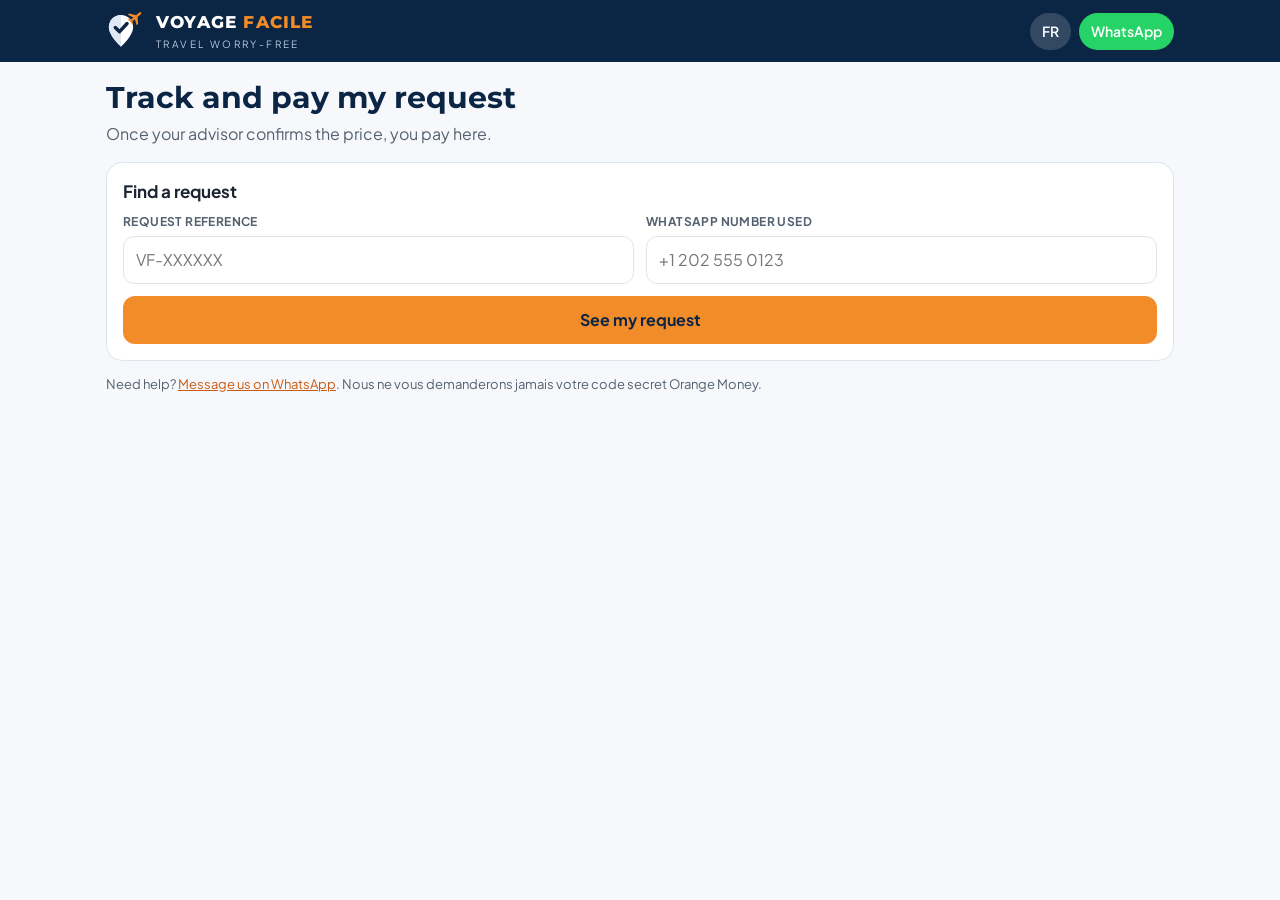
<file: suivi.html>
<!DOCTYPE html>
<html lang="fr">
<head>
<meta charset="UTF-8">
<meta name="viewport" content="width=device-width, initial-scale=1">
<title>Suivre et payer ma demande – VOYAGE FACILE</title>
<meta name="description" content="Suivez votre demande VOYAGE FACILE (billet d'avion ou hôtel) et payez une fois le prix confirmé.">
<link rel="icon" href="icone.png">
<link rel="preconnect" href="https://fonts.googleapis.com">
<link href="https://fonts.googleapis.com/css2?family=Montserrat:wght@600;800&family=Plus+Jakarta+Sans:wght@400;500;600;700&display=swap" rel="stylesheet">
<link rel="stylesheet" href="style.css">
<style>
.px-gnf{display:block;font-size:12px;font-weight:500;color:var(--muted);line-height:1.2}
.dcard{background:#fff;border:1px solid var(--line);border-radius:var(--r);padding:14px;margin-top:12px}
.dtop{display:flex;justify-content:space-between;gap:10px;align-items:flex-start}
.dtop b{color:var(--navy)}
.steps4{display:grid;grid-template-columns:repeat(4,1fr);gap:4px;margin:10px 0 6px}
.steps4 i{height:6px;border-radius:4px;background:#e2e8f0}.steps4 i.on{background:var(--or)}
.r2{display:flex;justify-content:space-between;gap:10px;margin:4px 0;align-items:baseline}
.r2 b{text-align:right;color:var(--navy)}
.pill{display:inline-block;padding:4px 10px;border-radius:999px;font-size:12.5px;font-weight:700;white-space:nowrap}
.st-nouvelle{background:#fff1c2;color:#6b4f00}.st-en_cours{background:#eef4fb;color:#24456f}.st-confirmee{background:#efe9fb;color:#4b2f86}.st-billet_envoye{background:#e3f5ea;color:#165c3d}.st-annulee{background:#fde8e8;color:#8a1f1f}
.info{border-radius:12px;padding:10px 12px;margin-top:12px;font-size:14px}
.info.att{background:#fff4e5;color:#7a4b00}.info.non{background:#fde8e8;color:#8a1f1f}
.lang-top{border:0;cursor:pointer;margin-left:auto;margin-right:-4px;background:rgba(255,255,255,.16)}
.proche-info{background:#eef4fb;color:#24456f;border-radius:12px;padding:10px 12px;margin-top:10px;font-size:14px}
.oubli{background:none;border:0;color:var(--muted);text-decoration:underline;font-size:13px;cursor:pointer;margin-top:8px;min-height:36px}
[hidden]{display:none!important}
</style>
</head>
<body>
<header class="top">
  <div class="hrow">
    <a class="brand" href="index.html" aria-label="VOYAGE FACILE – accueil"><svg width="40" height="40" viewBox="14 0 112 112" aria-hidden="true"><path d="M56 100 C56 100 22 70 22 45 C22 26 37 11 56 11 C75 11 90 26 90 45 C90 70 56 100 56 100 Z" fill="#ffffff"/><path d="M56 100 C56 100 22 70 22 45 C22 26 37 11 56 11 Z" fill="#dfe8f3"/><path d="M40 46 L52 58 L73 35" fill="none" stroke="#0b2545" stroke-width="9.5" stroke-linecap="round" stroke-linejoin="round"/><path transform="translate(96 18) rotate(-40) scale(1.25)" d="M17 0 C17 -1.5 15.6 -2.5 13 -2.5 L4.6 -2.5 L-4.8 -15.5 L-8.8 -15.5 L-3.4 -2.5 L-10.4 -2.5 L-13.8 -7.6 L-16.4 -7.6 L-14.4 -2 L-15.4 0 L-14.4 2 L-16.4 7.6 L-13.8 7.6 L-10.4 2.5 L-3.4 2.5 L-8.8 15.5 L-4.8 15.5 L4.6 2.5 L13 2.5 C15.6 2.5 17 1.5 17 0 Z" fill="#f28c28"/></svg><span><b>VOYAGE <span>FACILE</span></b><small>PARTEZ SANS SOUCI</small></span></a>
    <button class="wa-top lang-top" id="langTop" type="button" aria-label="Changer de langue">EN</button>
    <a class="wa-top" id="waTop" href="#">WhatsApp</a>
  </div>
</header>

<main>
  <h1>Suivre et payer ma demande</h1>
  <p class="sub">Une fois le prix confirmé par votre conseiller, vous payez ici.</p>
  <div id="bandeau"></div>
  <div id="liste"></div>
  <form class="panel" id="fSuivi" style="margin-top:14px" novalidate>
    <h2 style="font-size:17px;margin-bottom:8px" id="fTitre">Retrouver une demande</h2>
    <div class="grid">
      <div><label for="ref">Référence de la demande</label><input id="ref" placeholder="VF-XXXXXX" autocapitalize="characters" autocomplete="off" required></div>
      <div><label for="tel">Numéro WhatsApp utilisé</label><input id="tel" type="tel" inputmode="tel" placeholder="+…" required></div>
    </div>
    <button class="btn btn-or w100" style="margin-top:12px" type="submit" id="bVoir">Voir ma demande</button>
    <div class="err" id="eSuivi" hidden></div>
  </form>
  <p class="muted" style="margin-top:14px">Besoin d'aide ? <a id="waAide" href="#">Écrivez-nous sur WhatsApp</a>. Nous ne vous demanderons jamais votre code secret Orange Money.</p>
</main>
<div class="toast" id="toast"></div>

<script src="config.js"></script>
<script src="pays.js"></script>
<script src="langue.js"></script>
<script src="devise.js"></script>
<script src="paiement.js"></script>
<script src="corbeille.js"></script>
<script src="options-voyage.js"></script>
<script src="hotels.js"></script>
<script>
const C = window.VF_CONFIG;
const API = C.SUPABASE_URL + "/functions/v1/vf-api";
const $ = s => document.querySelector(s);
const esc = s => String(s ?? '').replace(/[&<>"']/g, c => ({'&':'&amp;','<':'&lt;','>':'&gt;','"':'&quot;',"'":'&#39;'}[c]));
const T = (s, v) => window.L ? L.t(s, v) : s;
const LOC = (window.L && L.loc) || 'fr-FR';
const prix = n => window.Devise ? Devise.html(n) : Math.round(n).toLocaleString(LOC) + ' GNF';
const waLink = t => 'https://wa.me/' + C.AGENCE_WHATSAPP + '?text=' + encodeURIComponent(t);
function toast(t){ const el = $('#toast'); el.textContent = t; el.style.display = 'block'; clearTimeout(toast.t); toast.t = setTimeout(() => el.style.display = 'none', 3000); }
$('#waTop').href = waLink(T("Bonjour VOYAGE FACILE, j'ai une question sur ma demande."));
$('#waAide').href = waLink(T("Bonjour VOYAGE FACILE, j'ai besoin d'aide pour suivre ou payer ma demande."));
if (window.Pays && Pays.exempleTel) $('#tel').placeholder = Pays.exempleTel();
if (window.L) { $('#langTop').textContent = L.autre().toUpperCase(); $('#langTop').onclick = () => L.choisir(L.autre()); } else $('#langTop').hidden = true;

async function api(action, data){
  let r;
  try { r = await fetch(API, { method:'POST', headers:{ 'Content-Type':'application/json', 'apikey':C.SUPABASE_ANON_KEY, 'Authorization':'Bearer ' + C.SUPABASE_ANON_KEY },
    body: JSON.stringify({ action, devise: window.Devise ? Devise.code() : 'GNF', langue: window.L ? L.code : 'fr', ...data }) }); }
  catch(e){ throw new Error(T("Pas de connexion Internet. Vérifiez votre réseau puis réessayez.")); }
  let j = {}; try { j = await r.json(); } catch(e){}
  if(!r.ok) throw new Error(j.erreur || T("Le service ne répond pas. Réessayez ou écrivez-nous sur WhatsApp."));
  return j;
}
const memo = {
  lire(){ try { return JSON.parse(localStorage.getItem('vf_web_demandes') || '[]'); } catch(e){ return []; } },
  ecrire(l){ try { localStorage.setItem('vf_web_demandes', JSON.stringify(l.slice(0, 20))); } catch(e){} },
  ajouter(ref, tel){ const l = this.lire().filter(x => x.reference !== ref); l.unshift({ reference: ref, telephone: tel }); this.ecrire(l); },
  oublier(ref){ this.ecrire(this.lire().filter(x => x.reference !== ref)); }
};

const ETAPES = { nouvelle:1, en_cours:2, confirmee:3, billet_envoye:4, annulee:0 };
const LIB = { nouvelle:'Reçue', en_cours:'En vérification', confirmee:'Prix confirmé', billet_envoye:'Billet envoyé', annulee:'Annulée' };
const EXPL = {
  nouvelle: "Votre conseiller vérifie le prix et les places avec la compagnie. Ne payez rien pour l'instant.",
  en_cours: "Votre conseiller est en train de vérifier avec la compagnie. Ne payez rien pour l'instant.",
  confirmee: "Le prix est confirmé. Payez ci-dessous pour recevoir votre billet.",
  billet_envoye: "Votre billet vous a été envoyé sur WhatsApp. Bon voyage !",
  annulee: "Cette demande a été annulée. Écrivez-nous pour une nouvelle recherche."
};
let INFOS = null, DEM = [];
// Corbeille : les demandes effacées restent 30 jours sur cet appareil, puis disparaissent.
const CORB = window.Corbeille ? Corbeille.locale({ liste: 'vf_web_demandes', corbeille: 'vf_web_corbeille' }) : null;
let voirCorb = false;
const infoDem = ref => { const d = DEM.find(x => x.reference === ref); return d ? { trajet: d.trajet, statut: d.statut } : null; };
function outils(){
  const nc = CORB ? CORB.nombre() : 0;
  if (!CORB || (!DEM.length && !nc)) return '';
  return `<div class="vfc-outils" style="margin-top:12px">${nc ? `<button type="button" class="vfc-btn" id="bCorb">${Corbeille.ICO.poubelle} ${T('Corbeille')} <span class="n">${nc}</span></button>` : ''}${DEM.length ? `<button type="button" class="vfc-btn rouge" id="bEffacer">${T("Effacer l'historique")}</button>` : ''}</div>`;
}
function brancherOutils(){
  if (!CORB) return;
  if ($('#bCorb')) $('#bCorb').onclick = () => { voirCorb = true; afficher(); window.scrollTo(0, 0); };
  if ($('#bEffacer')) $('#bEffacer').onclick = async () => {
    const n = DEM.length;
    if (!await Corbeille.confirmer({ danger: true, titre: T("Effacer l'historique ?"), oui: T('Effacer'),
      texte: T(n > 1 ? 'Vos {n} demandes iront dans la corbeille. Vous pourrez les restaurer pendant {j} jours.' : 'Votre demande ira dans la corbeille. Vous pourrez la restaurer pendant {j} jours.', { n, j: Corbeille.JOURS }) })) return;
    const refs = memo.lire().map(x => x.reference);
    CORB.toutMettre(x => infoDem(x.reference)); DEM = []; afficher();
    Corbeille.annulable(T('Historique effacé'), () => { CORB.restaurerTout(refs); charger(); });
  };
  $('#liste').querySelectorAll('[data-suppr]').forEach(b => b.onclick = () => {
    const ref = b.dataset.suppr; if (!CORB.mettre(ref, infoDem(ref))) return;
    DEM = DEM.filter(d => d.reference !== ref); afficher();
    Corbeille.annulable(T('Demande mise à la corbeille'), () => { CORB.restaurer(ref); charger(); });
  });
}
function afficherCorbeille(){
  Corbeille.liste($('#liste'), { items: CORB.items(), t: T, toast, libRetour: 'Mes demandes',
    titre: x => (x.info && x.info.trajet) || x.item.reference,
    details: x => [T('Réf. {r}', { r: x.item.reference }), x.info && x.info.statut ? T(LIB[x.info.statut] || x.info.statut) : ''].filter(Boolean).join(' · '),
    retour: () => { voirCorb = false; afficher(); },
    restaurer: x => CORB.restaurer(x.item.reference), supprimer: x => CORB.supprimer(x.item.reference), vider: () => CORB.vider(),
    apres: () => { if (!CORB.nombre()) voirCorb = false; charger(); } });
}

function afficher(){
  const l = memo.lire();
  $('#fSuivi').hidden = !!(CORB && voirCorb);
  if (CORB && voirCorb) { afficherCorbeille(); return; }
  if (!DEM.length) { $('#liste').innerHTML = outils(); brancherOutils(); $('#fTitre').textContent = T('Retrouver une demande'); return; }
  $('#fTitre').textContent = T('Ajouter une autre demande');
  $('#liste').innerHTML = outils() + DEM.map(d => {
    const tel = (l.find(x => x.reference === d.reference) || {}).telephone || '';
    const e = ETAPES[d.statut] ?? 1;
    const OV = window.OptionsVoyage, opt = OV && OV.est(d.type), hot = d.type === 'hotel' && window.Hotels;
    const lib = hot ? Hotels.libelle(d) : opt ? (OV.libelle(d) || d.statut) : (LIB[d.statut] || d.statut);
    const expl = hot ? Hotels.explication(d) : opt ? (OV.explication(d) || '') : (EXPL[d.statut] || '');
    const aConfirmer = !d.prix_confirme && !(d.prix_gnf > 0);
    return `<div class="dcard" data-ref="${esc(d.reference)}"><div class="dtop"><div><b${hot ? ' data-no-t' : ''}>${esc(hot && d.hotel && d.hotel.nom ? d.hotel.nom + (d.hotel.ville ? ', ' + d.hotel.ville : '') : d.trajet || '')}</b><div class="muted">${esc(T('Réf. {r}', { r: d.reference }))}</div></div><span class="pill st-${esc(d.statut)}">${esc(T(lib))}</span></div>
      ${d.statut === 'annulee' ? '' : `<div class="steps4">${[1,2,3,4].map(k => `<i class="${k <= e ? 'on' : ''}"></i>`).join('')}</div>`}
      <p class="muted" style="margin:6px 0">${esc(T(expl))}</p>
      ${hot ? Hotels.resume(d, T) : OV ? OV.bloc(d, n => prix(n)) : ''}
      <div class="r2"><span class="muted">${T(aConfirmer ? 'Prix' : opt ? 'Frais de réservation' : d.prix_confirme ? (d.frais_payes_gnf ? 'Reste à payer' : 'Prix confirmé') : 'Prix indicatif')}</span><b>${aConfirmer ? esc(T('À confirmer par votre conseiller')) : prix(d.prix_gnf)}</b></div>
      ${d.billet_ref ? `<div class="r2"><span class="muted">${T(hot ? 'N° de confirmation' : opt ? 'Code de réservation' : 'Référence billet')}</span><b>${esc(d.billet_ref)}</b></div>` : ''}
      ${d.billet_fichier ? `<button class="btn btn-or w100" type="button" style="margin-top:10px" data-billet="${esc(d.reference)}">📄 ${T(hot ? "Télécharger mon bon d'hôtel" : opt ? 'Télécharger ma réservation' : 'Télécharger mon billet')}</button>` : ''}
      ${!hot && OV && OV.peutAcheter(d) ? `<a class="btn btn-navy w100" style="margin-top:10px" target="_blank" rel="noopener" href="${esc('https://wa.me/' + String(C.AGENCE_WHATSAPP).replace(/\D/g, '') + '?text=' + encodeURIComponent(OV.messageAcheter(d)))}">${esc(OV.libAcheter(d))}</a>` : ''}
      <div data-pay-box>${Paiement.html({ ...d, telephone: tel }, INFOS)}</div>
      ${CORB ? `<button class="vfc-lien" type="button" data-suppr="${esc(d.reference)}">${Corbeille.ICO.poubelle} ${T('Supprimer de mes demandes')}</button>`
        : `<button class="oubli" type="button" data-oubli="${esc(d.reference)}">${T('Ne plus afficher cette demande sur cet appareil')}</button>`}</div>`;
  }).join('');
  DEM.forEach(d => {
    const tel = (l.find(x => x.reference === d.reference) || {}).telephone || '';
    const carte = $('#liste').querySelector(`[data-ref="${CSS.escape(d.reference)}"] [data-pay-box]`);
    Paiement.brancher(carte, { ...d, telephone: tel }, { api, toast, apres: charger, ouvrir: url => { window.location.href = url; } });
  });
  $('#liste').querySelectorAll('[data-billet]').forEach(b => b.onclick = async () => {
    const tel = (l.find(x => x.reference === b.dataset.billet) || {}).telephone || '';
    b.disabled = true;
    try { const j = await api('billet', { reference: b.dataset.billet, telephone: tel }); window.location.href = j.url; }
    catch(e){ toast(e.message); }
    finally { b.disabled = false; }
  });
  $('#liste').querySelectorAll('[data-oubli]').forEach(b => b.onclick = () => { memo.oublier(b.dataset.oubli); DEM = DEM.filter(d => d.reference !== b.dataset.oubli); afficher(); });
  brancherOutils();
}

async function charger(){
  const l = memo.lire(); if (!l.length) { DEM = []; afficher(); return; }
  try {
    const j = await api('suivi', { demandes: l.map(x => ({ reference: x.reference, telephone: x.telephone })) });
    DEM = j.demandes || []; if (j.paiement_infos) INFOS = j.paiement_infos;
    afficher();
  } catch(e){ toast(e.message); }
}

$('#fSuivi').addEventListener('submit', async e => {
  e.preventDefault(); $('#eSuivi').hidden = true;
  const ref = $('#ref').value.trim().toUpperCase(), tel = window.Pays && Pays.telInternational ? Pays.telInternational($('#tel').value) : $('#tel').value.trim();
  if (!/^VF-[A-Z0-9]{6}$/.test(ref)) { $('#eSuivi').textContent = T('Indiquez la référence reçue (ex. VF-K7P3QX).'); $('#eSuivi').hidden = false; return; }
  if (!tel) { $('#eSuivi').textContent = T('Indiquez le numéro WhatsApp utilisé pour la demande.'); $('#eSuivi').hidden = false; return; }
  $('#bVoir').disabled = true;
  try {
    const j = await api('suivi', { demandes: [{ reference: ref, telephone: tel }] });
    if (!(j.demandes || []).length) { $('#eSuivi').textContent = T("Aucune demande avec cette référence et ce numéro. Vérifiez-les, ou écrivez-nous sur WhatsApp."); $('#eSuivi').hidden = false; return; }
    memo.ajouter(ref, tel); if (CORB) CORB.supprimer(ref);   // retrouvée : elle quitte la corbeille
    $('#fSuivi').reset(); await charger();
    $('#liste').scrollIntoView({ behavior: 'smooth' });
  } catch(err){ $('#eSuivi').textContent = err.message; $('#eSuivi').hidden = false; }
  finally { $('#bVoir').disabled = false; }
});

// Retour depuis la page Orange Money, lien reçu sur WhatsApp (?ref=VF-XXXXXX),
// ou lien « Faire payer un proche » (?p=VF-XXXXXX.signature) : la personne paie sans connaître le numéro du voyageur.
const q = new URLSearchParams(location.search);
const refURL = (q.get('ref') || '').toUpperCase();
const LIEN = (q.get('p') || '').trim();
if (q.get('paye')) $('#bandeau').innerHTML = `<div class="info att">${esc(T("⏳ Nous vérifions votre paiement auprès d'Orange Money. Cela peut prendre quelques secondes."))}</div>`;
if (q.get('annule')) $('#bandeau').innerHTML = `<div class="info non">${esc(T('Le paiement Orange Money a été annulé. Vous pouvez réessayer ci-dessous.'))}</div>`;

const jourLong = iso => { const d = new Date(String(iso || '').slice(0, 10) + 'T12:00:00'); return isNaN(d) ? '' : d.toLocaleDateString(LOC, { weekday: 'long', day: 'numeric', month: 'long', year: 'numeric' }); };
async function chargerProche(){
  try {
    const j = await api('suivi', { demandes: [{ lien: LIEN }] });
    const d = (j.demandes || [])[0];
    if (!d) throw new Error(T("Lien de paiement invalide ou incomplet. Demandez un nouveau lien à la personne qui vous l'a envoyé."));
    if (j.paiement_infos) INFOS = j.paiement_infos;
    const v = { ...d, lien: LIEN, proche: true };
    const e = ETAPES[d.statut] ?? 1;
    $('#liste').innerHTML = `<div class="dcard"><div class="dtop"><div><b>${esc(d.trajet || '')}</b><div class="muted">${esc(T('Réf. {r}', { r: d.reference }))}</div></div><span class="pill st-${esc(d.statut)}">${esc(T(LIB[d.statut] || d.statut))}</span></div>
      ${d.statut === 'annulee' ? '' : `<div class="steps4">${[1,2,3,4].map(k => `<i class="${k <= e ? 'on' : ''}"></i>`).join('')}</div>`}
      ${d.depart ? `<div class="r2"><span class="muted">${esc(T('Départ le {d}', { d: '' }).trim())}</span><b>${esc(jourLong(d.depart))}</b></div>` : ''}
      ${(d.prenoms || []).length ? `<div class="r2"><span class="muted">${esc(T('Voyageur(s) : {p}', { p: '' }).trim())}</span><b>${esc(d.prenoms.join(', '))}</b></div>` : ''}
      <div class="r2"><span class="muted">${T(d.prix_confirme ? 'Prix confirmé' : 'Prix indicatif')}</span><b>${prix(d.prix_gnf)}</b></div>
      <div class="proche-info">${esc(T("Vous payez le billet d'un proche. Vérifiez le trajet et le prénom avant de payer."))}</div>
      ${['nouvelle','en_cours'].includes(d.statut) ? `<div class="info att">${esc(T("Le prix n'est pas encore confirmé par le conseiller. Revenez sur ce lien un peu plus tard : le bouton de paiement apparaîtra ici."))}</div>` : ''}
      ${d.statut === 'annulee' || d.statut === 'billet_envoye' ? `<p class="muted" style="margin-top:8px">${esc(T(EXPL[d.statut]))}</p>` : ''}
      <div data-pay-box>${Paiement.html(v, INFOS)}</div></div>`;
    Paiement.brancher($('#liste [data-pay-box]'), v, { api, toast, apres: chargerProche, ouvrir: url => { window.location.href = url; } });
  } catch(err){ $('#liste').innerHTML = `<div class="info non">${esc(err.message)}</div>`; }
}

if (LIEN) {
  document.querySelector('h1').textContent = T('Payer pour un proche');
  $('#fSuivi').hidden = true;
  chargerProche().then(() => { if (q.get('paye')) setTimeout(chargerProche, 5000); });
} else {
  if (refURL && !memo.lire().some(x => x.reference === refURL)) { $('#ref').value = refURL; $('#tel').focus(); }
  charger().then(() => { if (q.get('paye')) setTimeout(charger, 5000); });
}
</script>
</body>
</html>
</file>
<file: style.css>
:root{--navy:#0b2545;--navy2:#13315c;--or:#f28c28;--or2:#c95a12;--sky:#eef4fb;--ink:#1b2430;--muted:#556170;--line:#dde5ee;--ok:#1f8a5b;--bad:#b42318;--r:16px}
*{box-sizing:border-box;margin:0;padding:0}
body{font-family:'Plus Jakarta Sans',system-ui,-apple-system,Segoe UI,Roboto,sans-serif;color:var(--ink);background:#f6f8fb;line-height:1.5}
button,input,select,textarea{font:inherit;color:inherit}
a{color:var(--or2)}
header.top{background:var(--navy);color:#fff}
.hrow{max-width:1100px;margin:0 auto;padding:10px 16px;display:flex;align-items:center;gap:12px;justify-content:space-between}
.brand{display:flex;align-items:center;gap:10px;text-decoration:none;color:#fff}
.brand b{font-family:'Montserrat',system-ui,sans-serif;font-weight:800;letter-spacing:1.2px;font-size:17px;line-height:1}
.brand b span{color:var(--or)}
.brand small{display:block;font-size:10px;letter-spacing:2.4px;color:#b9c9de;margin-top:3px}
.wa-top{color:#fff;text-decoration:none;font-size:14px;font-weight:600;background:#25d366;padding:8px 12px;border-radius:999px;white-space:nowrap}
main{max-width:1100px;margin:0 auto;padding:18px 16px 48px}
h1{font-family:'Montserrat',system-ui,sans-serif;color:var(--navy);font-size:clamp(22px,4vw,30px);line-height:1.2}
.sub{color:var(--muted);margin:6px 0 16px}
.panel{background:#fff;border:1px solid var(--line);border-radius:var(--r);padding:16px}
label{display:block;font-size:12px;font-weight:700;color:var(--muted);text-transform:uppercase;letter-spacing:.4px;margin-bottom:5px}
input,select,textarea{width:100%;padding:11px 12px;border:1.5px solid var(--line);border-radius:11px;background:#fff;min-height:46px}
input:focus,select:focus,textarea:focus{outline:none;border-color:var(--or)}
.grid{display:grid;grid-template-columns:repeat(auto-fit,minmax(140px,1fr));gap:12px}
.btn{border:0;border-radius:12px;padding:12px 18px;font-weight:700;cursor:pointer;min-height:46px;display:inline-flex;align-items:center;justify-content:center;gap:8px;text-decoration:none}
.btn-or{background:var(--or);color:var(--navy)}.btn-or:hover{background:#e07a14}
.btn-navy{background:var(--navy);color:#fff}
.btn-ghost{background:#fff;border:1.5px solid var(--line);color:var(--navy)}
.btn-wa{background:#25d366;color:#fff}
.btn:disabled{opacity:.55;cursor:not-allowed}
.w100{width:100%}
.muted{color:var(--muted);font-size:13px}
.err{background:#fde8e7;border:1px solid #f4c7c3;color:#7a1d15;border-radius:12px;padding:10px 14px;font-size:14px;margin-top:12px}
.ok{background:#e9f7ef;border:1px solid #bfe5cf;color:#165c3d;border-radius:12px;padding:12px 14px}
.pill{display:inline-block;font-size:12px;font-weight:700;padding:3px 9px;border-radius:999px;white-space:nowrap}
.toast{position:fixed;left:50%;bottom:20px;transform:translateX(-50%);background:var(--navy);color:#fff;padding:11px 18px;border-radius:12px;font-size:14px;display:none;z-index:50}
.sr{position:absolute;left:-9999px}
</file>
